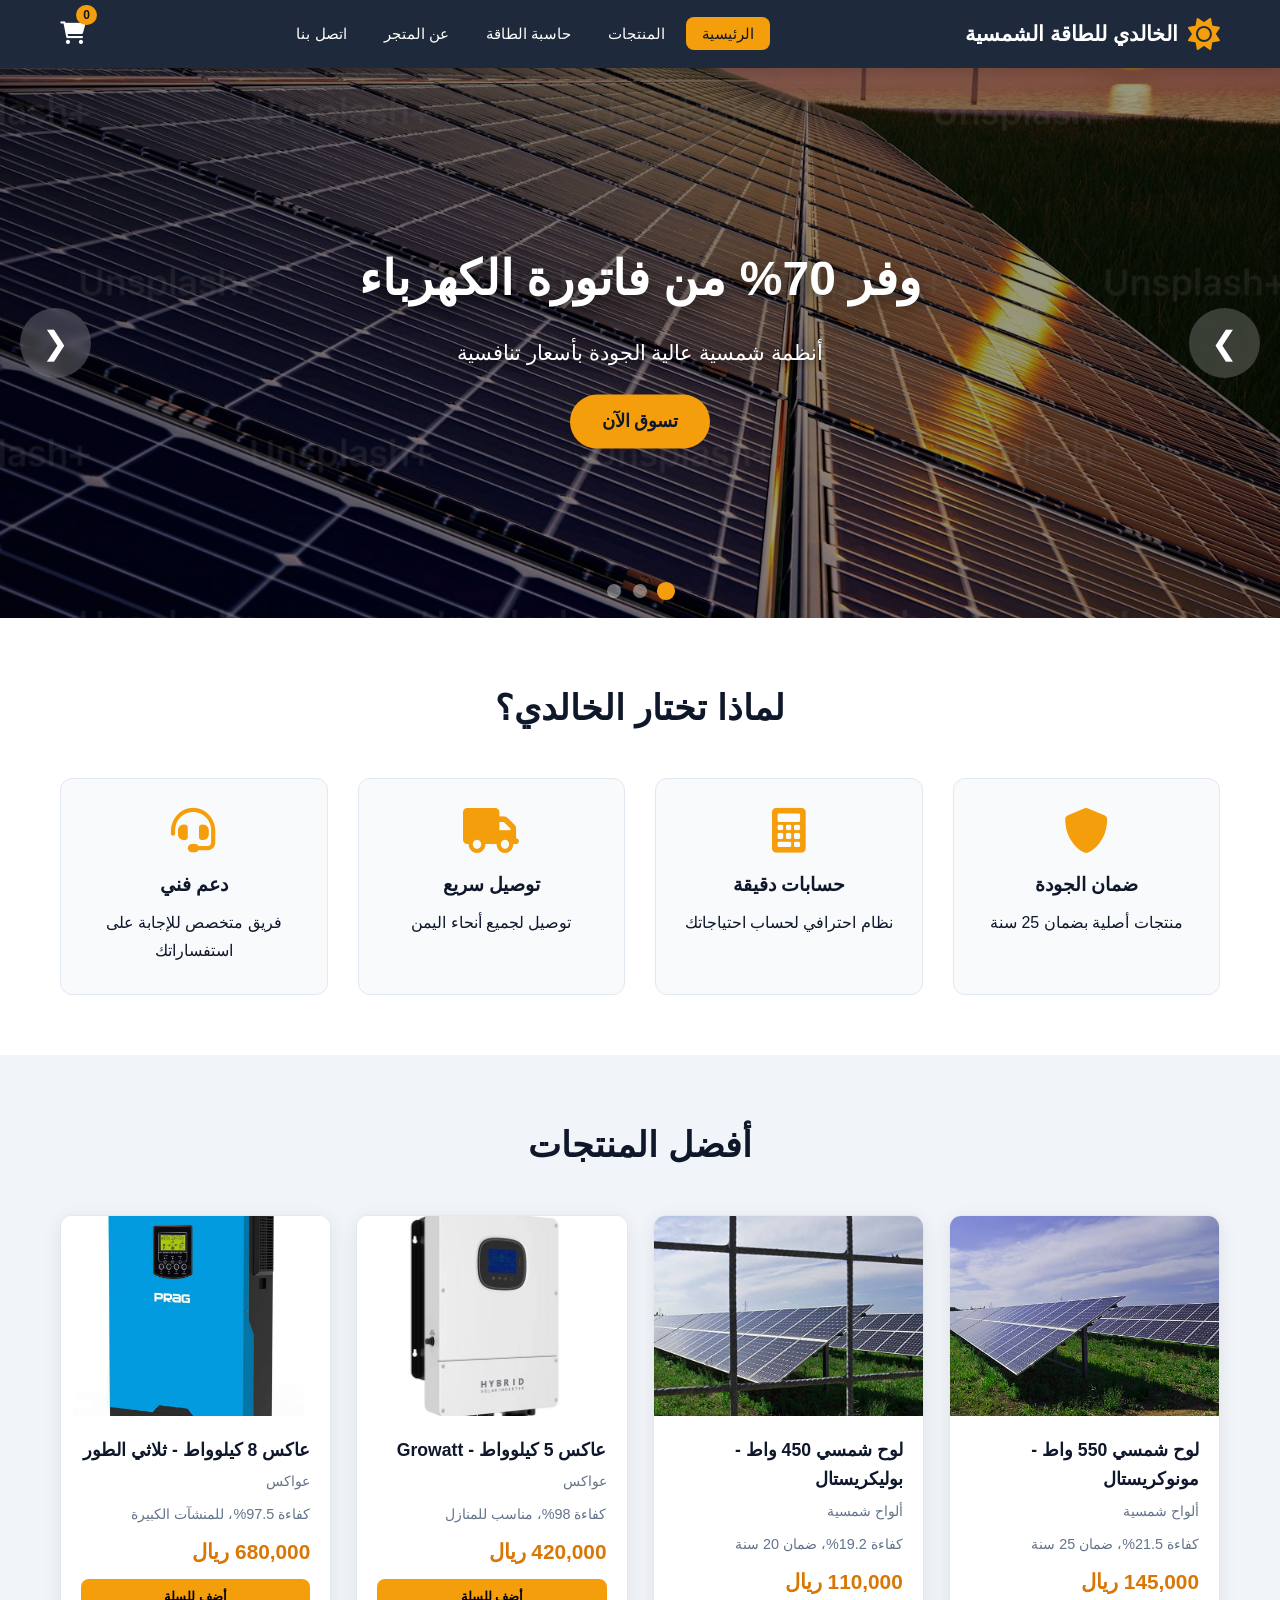
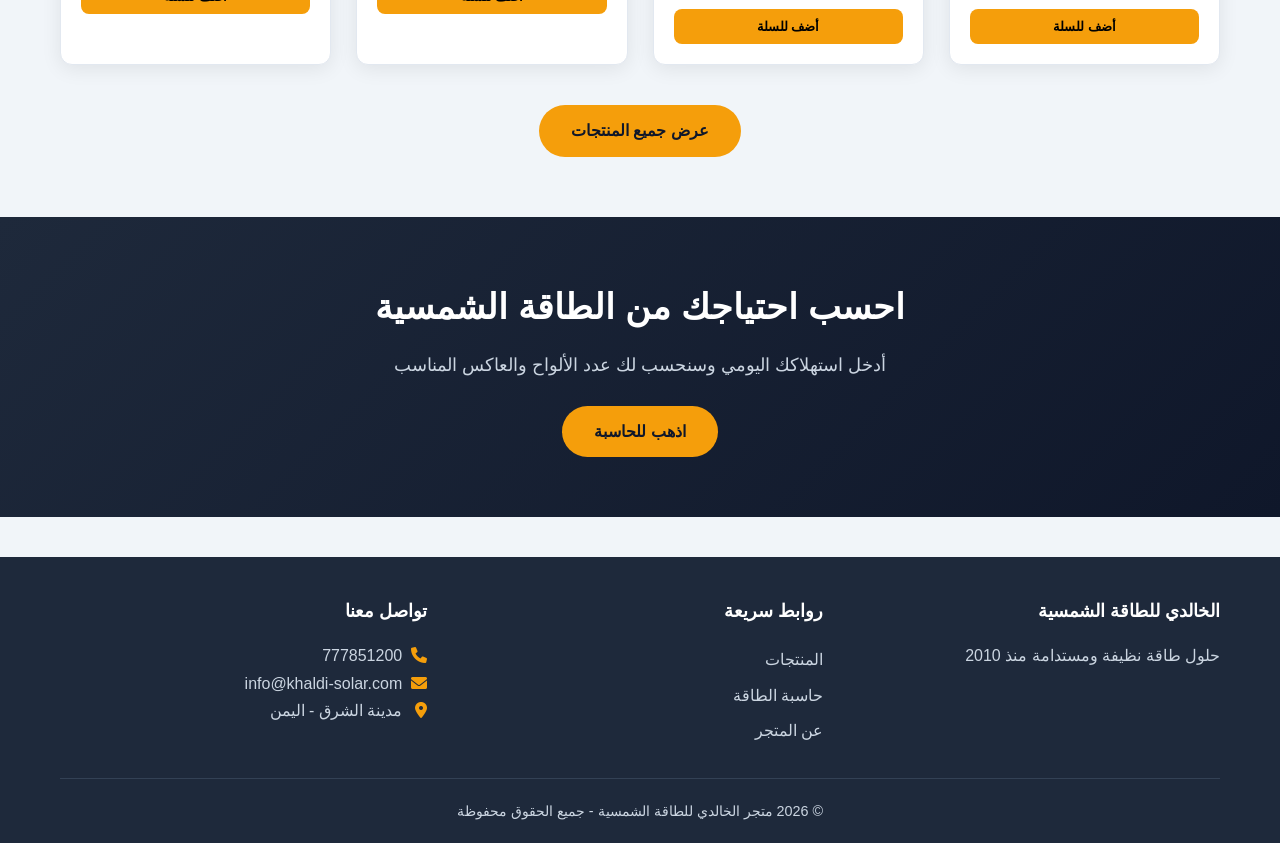
<file: index.html>
<!DOCTYPE html>
<html lang="ar" dir="rtl">
<head>
    <meta charset="UTF-8" />
    <meta name="viewport" content="width=device-width, initial-scale=1.0"/>
    <title>الخالدي للطاقة الشمسية - حلول طاقة نظيفة</title>
    <link rel="stylesheet" href="css/style.css" />
    <link rel="stylesheet" href="https://cdnjs.cloudflare.com/ajax/libs/font-awesome/6.0.0-beta3/css/all.min.css" />
    <meta name="description" content="متجر الخالدي للطاقة الشمسية - أفضل حلول الطاقة الشمسية في اليمن" />
</head>
<body>

    <!-- ===== رأس الموقع ===== -->
    <header>
        <div class="container">
            <div class="logo">
                <i class="fas fa-sun"></i>
                <h1>الخالدي للطاقة الشمسية</h1>
            </div>
            <nav>
                <ul>
                    <li><a href="index.html" class="active">الرئيسية</a></li>
                    <li><a href="products.html">المنتجات</a></li>
                    <li><a href="calculator.html">حاسبة الطاقة</a></li>
                    <li><a href="about.html">عن المتجر</a></li>
                    <li><a href="contact.html">اتصل بنا</a></li>
                </ul>
            </nav>
            <div class="cart-icon">
                <i class="fas fa-shopping-cart"></i>
                <span class="cart-count">0</span>
            </div>
        </div>
    </header>

    <!-- ===== شريط الصور الإعلاني (سلايدر) ===== -->
    <section class="slider-section">
        <div class="slider-container">
            <div class="slider-wrapper">
                <!-- الشريحة 1 -->
                <div class="slide active">
                    <img src="images/banner/slide-1.jpg" alt="عرض الطاقة الشمسية" />
                    <div class="slide-content">
                        <h2>وفر 70% من فاتورة الكهرباء</h2>
                        <p>أنظمة شمسية عالية الجودة بأسعار تنافسية</p>
                        <a href="products.html" class="btn-primary">تسوق الآن</a>
                    </div>
                </div>
                <!-- الشريحة 2 -->
                <div class="slide">
                    <img src="images/banner/slide-2.jpg" alt="ألواح شمسية" />
                    <div class="slide-content">
                        <h2>ألواح شمسية بقدرة 550 واط</h2>
                        <p>كفاءة 21.5% - ضمان 25 سنة</p>
                        <a href="products.html" class="btn-primary">اطلب الآن</a>
                    </div>
                </div>
                <!-- الشريحة 3 -->
                <div class="slide">
                    <img src="images/banner/slide-3.jpg" alt="عواكس وبطاريات" />
                    <div class="slide-content">
                        <h2>حلول متكاملة للطاقة</h2>
                        <p>عواكس وبطاريات بجودة عالمية</p>
                        <a href="calculator.html" class="btn-primary">احسب احتياجك</a>
                    </div>
                </div>
            </div>

            <!-- أزرار التنقل -->
            <button class="slider-btn prev" onclick="changeSlide(-1)">&#10094;</button>
            <button class="slider-btn next" onclick="changeSlide(1)">&#10095;</button>

            <!-- نقاط التنقل -->
            <div class="slider-dots">
                <span class="dot active" onclick="goToSlide(0)"></span>
                <span class="dot" onclick="goToSlide(1)"></span>
                <span class="dot" onclick="goToSlide(2)"></span>
            </div>
        </div>
    </section>

    <!-- ===== مميزاتنا ===== -->
    <section class="features">
        <div class="container">
            <h2>لماذا تختار الخالدي؟</h2>
            <div class="features-grid">
                <div class="feature-card">
                    <i class="fas fa-shield-alt"></i>
                    <h3>ضمان الجودة</h3>
                    <p>منتجات أصلية بضمان 25 سنة</p>
                </div>
                <div class="feature-card">
                    <i class="fas fa-calculator"></i>
                    <h3>حسابات دقيقة</h3>
                    <p>نظام احترافي لحساب احتياجاتك</p>
                </div>
                <div class="feature-card">
                    <i class="fas fa-truck"></i>
                    <h3>توصيل سريع</h3>
                    <p>توصيل لجميع أنحاء اليمن</p>
                </div>
                <div class="feature-card">
                    <i class="fas fa-headset"></i>
                    <h3>دعم فني</h3>
                    <p>فريق متخصص للإجابة على استفساراتك</p>
                </div>
            </div>
        </div>
    </section>

    <!-- ===== منتجات مميزة ===== -->
    <section class="featured-products">
        <div class="container">
            <h2>أفضل المنتجات</h2>
            <div class="products-grid" id="featured-grid">
                <!-- يتم تحميلها بواسطة JavaScript -->
            </div>
            <div class="center-btn">
                <a href="products.html" class="btn-primary">عرض جميع المنتجات</a>
            </div>
        </div>
    </section>

    <!-- ===== حاسبة سريعة ===== -->
    <section class="quick-calc">
        <div class="container">
            <h2>احسب احتياجك من الطاقة الشمسية</h2>
            <p>أدخل استهلاكك اليومي وسنحسب لك عدد الألواح والعاكس المناسب</p>
            <a href="calculator.html" class="btn-primary">اذهب للحاسبة</a>
        </div>
    </section>

    <!-- ===== تذييل الصفحة ===== -->
    <footer>
        <div class="container">
            <div class="footer-content">
                <div class="footer-section">
                    <h3>الخالدي للطاقة الشمسية</h3>
                    <p>حلول طاقة نظيفة ومستدامة منذ 2010</p>
                </div>
                <div class="footer-section">
                    <h3>روابط سريعة</h3>
                    <ul>
                        <li><a href="products.html">المنتجات</a></li>
                        <li><a href="calculator.html">حاسبة الطاقة</a></li>
                        <li><a href="about.html">عن المتجر</a></li>
                    </ul>
                </div>
                <div class="footer-section">
                    <h3>تواصل معنا</h3>
                    <p><i class="fas fa-phone"></i> 777851200</p>
                    <p><i class="fas fa-envelope"></i> info@khaldi-solar.com</p>
                    <p><i class="fas fa-map-marker-alt"></i> مدينة الشرق - اليمن</p>
                </div>
            </div>
            <div class="footer-bottom">
                <p>&copy; 2026 متجر الخالدي للطاقة الشمسية - جميع الحقوق محفوظة</p>
            </div>
        </div>
    </footer>

    <script src="js/main.js"></script>
    <script src="js/products.js"></script>
    <script>
        // ===== التحكم بالسلايدر =====
        let currentSlide = 0;
        const slides = document.querySelectorAll('.slide');
        const dots = document.querySelectorAll('.dot');

        function showSlide(index) {
            slides.forEach((slide, i) => {
                slide.classList.remove('active');
                dots[i].classList.remove('active');
            });
            slides[index].classList.add('active');
            dots[index].classList.add('active');
            currentSlide = index;
        }

        function changeSlide(direction) {
            let newIndex = currentSlide + direction;
            if (newIndex < 0) newIndex = slides.length - 1;
            if (newIndex >= slides.length) newIndex = 0;
            showSlide(newIndex);
        }

        function goToSlide(index) {
            showSlide(index);
        }

        // تشغيل تلقائي كل 5 ثواني
        setInterval(() => {
            changeSlide(1);
        }, 5000);

        // دعم اللمس للأجهزة المحمولة
        let touchStartX = 0;
        let touchEndX = 0;
        const sliderContainer = document.querySelector('.slider-container');
        if (sliderContainer) {
            sliderContainer.addEventListener('touchstart', (e) => {
                touchStartX = e.changedTouches[0].screenX;
            });
            sliderContainer.addEventListener('touchend', (e) => {
                touchEndX = e.changedTouches[0].screenX;
                if (touchStartX - touchEndX > 50) changeSlide(1);
                if (touchStartX - touchEndX < -50) changeSlide(-1);
            });
        }
    </script>
</body>
</html>
</file>
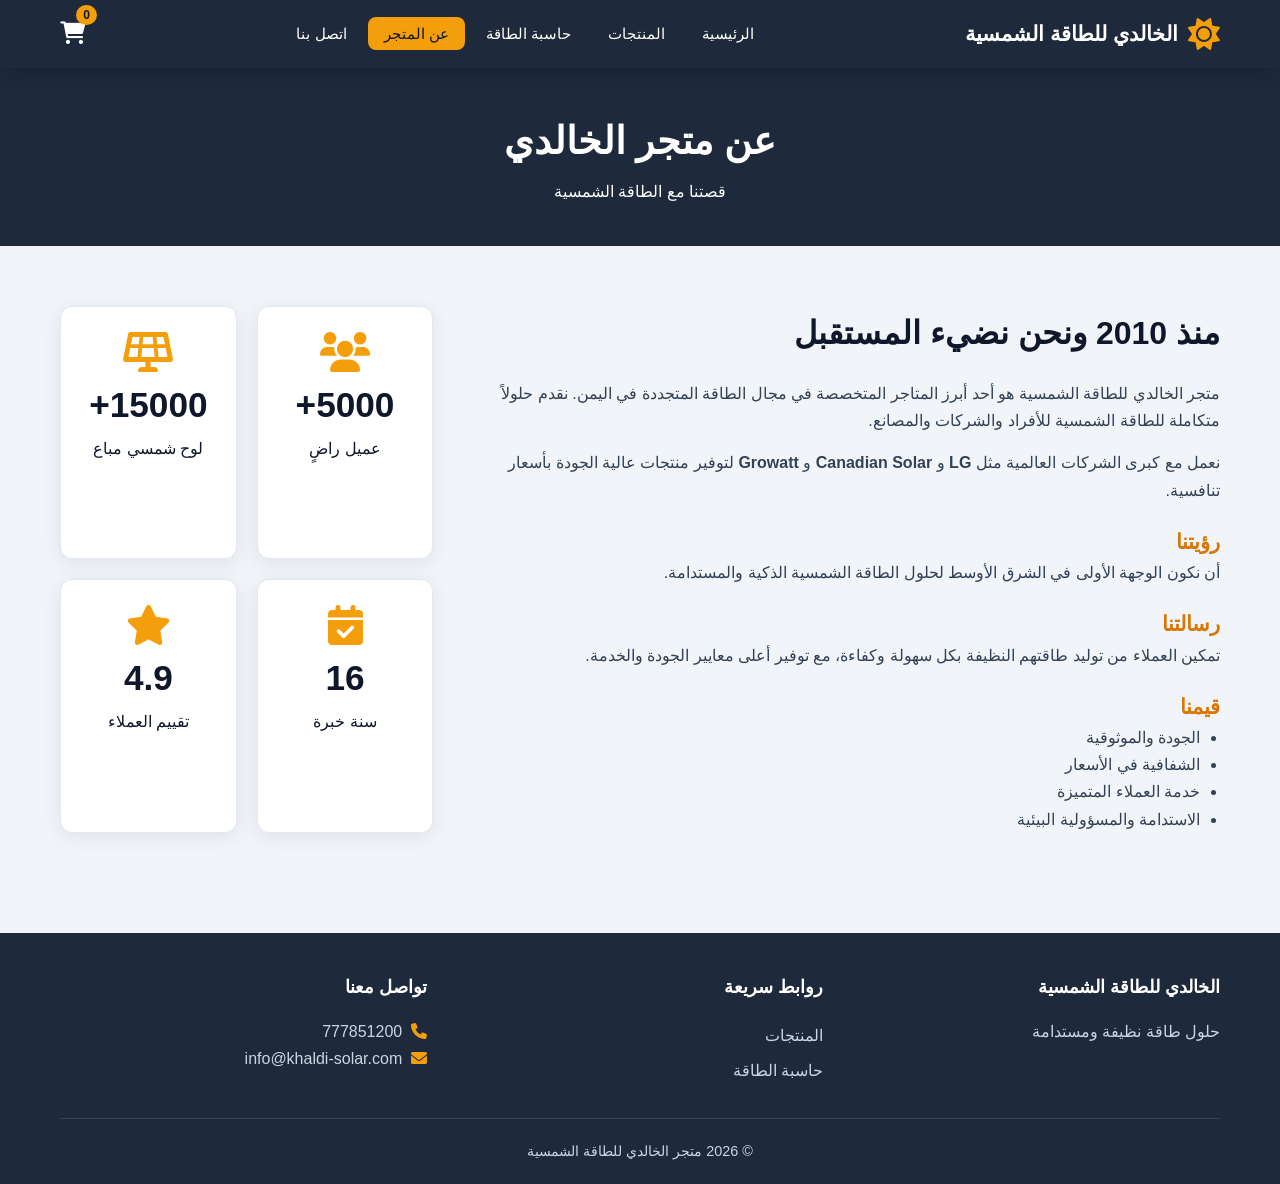
<file: about.html>
<!DOCTYPE html>
<html lang="ar" dir="rtl">
<head>
    <meta charset="UTF-8" />
    <meta name="viewport" content="width=device-width, initial-scale=1.0"/>
    <title>عن المتجر - الخالدي للطاقة الشمسية</title>
    <link rel="stylesheet" href="css/style.css" />
    <link rel="stylesheet" href="https://cdnjs.cloudflare.com/ajax/libs/font-awesome/6.0.0-beta3/css/all.min.css" />
</head>
<body>

    <header>
        <div class="container">
            <div class="logo">
                <i class="fas fa-sun"></i>
                <h1>الخالدي للطاقة الشمسية</h1>
            </div>
            <nav>
                <ul>
                    <li><a href="index.html">الرئيسية</a></li>
                    <li><a href="products.html">المنتجات</a></li>
                    <li><a href="calculator.html">حاسبة الطاقة</a></li>
                    <li><a href="about.html" class="active">عن المتجر</a></li>
                    <li><a href="contact.html">اتصل بنا</a></li>
                </ul>
            </nav>
            <div class="cart-icon">
                <i class="fas fa-shopping-cart"></i>
                <span class="cart-count">0</span>
            </div>
        </div>
    </header>

    <section class="page-header">
        <div class="container">
            <h1>عن متجر الخالدي</h1>
            <p>قصتنا مع الطاقة الشمسية</p>
        </div>
    </section>

    <section class="about-content">
        <div class="container">
            <div class="about-grid">
                <div class="about-text">
                    <h2>منذ 2010 ونحن نضيء المستقبل</h2>
                    <p>متجر الخالدي للطاقة الشمسية هو أحد أبرز المتاجر المتخصصة في مجال الطاقة المتجددة في اليمن. نقدم حلولاً متكاملة للطاقة الشمسية للأفراد والشركات والمصانع.</p>
                    <p>نعمل مع كبرى الشركات العالمية مثل <strong>LG</strong> و <strong>Canadian Solar</strong> و <strong>Growatt</strong> لتوفير منتجات عالية الجودة بأسعار تنافسية.</p>
                    
                    <h3>رؤيتنا</h3>
                    <p>أن نكون الوجهة الأولى في الشرق الأوسط لحلول الطاقة الشمسية الذكية والمستدامة.</p>
                    
                    <h3>رسالتنا</h3>
                    <p>تمكين العملاء من توليد طاقتهم النظيفة بكل سهولة وكفاءة، مع توفير أعلى معايير الجودة والخدمة.</p>
                    
                    <h3>قيمنا</h3>
                    <ul style="list-style: disc; padding-right: 20px; color: #334155;">
                        <li>الجودة والموثوقية</li>
                        <li>الشفافية في الأسعار</li>
                        <li>خدمة العملاء المتميزة</li>
                        <li>الاستدامة والمسؤولية البيئية</li>
                    </ul>
                </div>
                <div class="about-stats">
                    <div class="stat-card">
                        <i class="fas fa-users"></i>
                        <span class="stat-number">5000+</span>
                        <p>عميل راضٍ</p>
                    </div>
                    <div class="stat-card">
                        <i class="fas fa-solar-panel"></i>
                        <span class="stat-number">15000+</span>
                        <p>لوح شمسي مباع</p>
                    </div>
                    <div class="stat-card">
                        <i class="fas fa-calendar-check"></i>
                        <span class="stat-number">16</span>
                        <p>سنة خبرة</p>
                    </div>
                    <div class="stat-card">
                        <i class="fas fa-star"></i>
                        <span class="stat-number">4.9</span>
                        <p>تقييم العملاء</p>
                    </div>
                </div>
            </div>
        </div>
    </section>

    <footer>
        <div class="container">
            <div class="footer-content">
                <div class="footer-section">
                    <h3>الخالدي للطاقة الشمسية</h3>
                    <p>حلول طاقة نظيفة ومستدامة</p>
                </div>
                <div class="footer-section">
                    <h3>روابط سريعة</h3>
                    <ul>
                        <li><a href="products.html">المنتجات</a></li>
                        <li><a href="calculator.html">حاسبة الطاقة</a></li>
                    </ul>
                </div>
                <div class="footer-section">
                    <h3>تواصل معنا</h3>
                    <p><i class="fas fa-phone"></i> 777851200</p>
                    <p><i class="fas fa-envelope"></i> info@khaldi-solar.com</p>
                </div>
            </div>
            <div class="footer-bottom">
                <p>&copy; 2026 متجر الخالدي للطاقة الشمسية</p>
            </div>
        </div>
    </footer>

    <script src="js/main.js"></script>
</body>
</html>
</file>
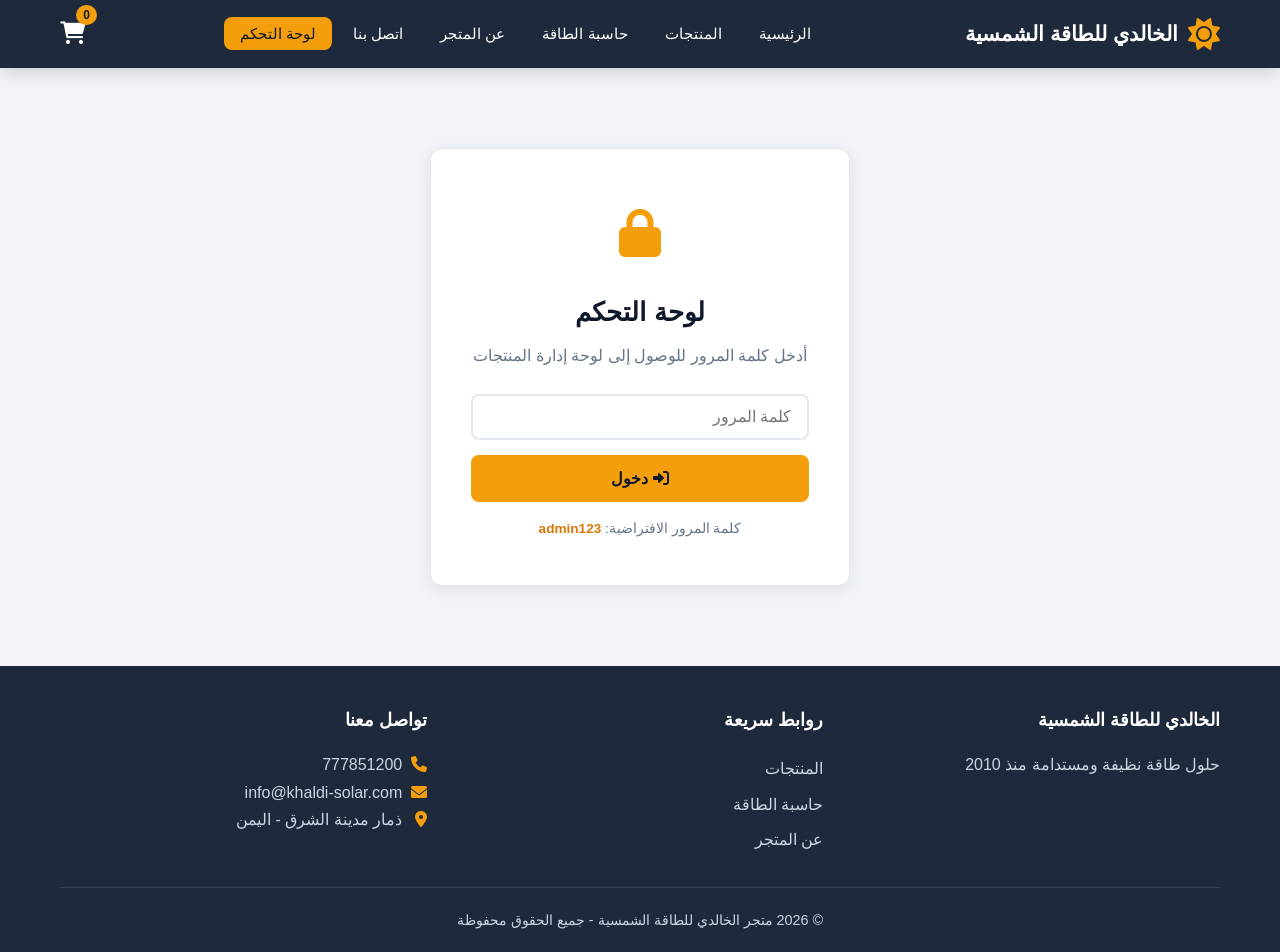
<file: admin.html>
<!DOCTYPE html>
<html lang="ar" dir="rtl">
<head>
    <meta charset="UTF-8" />
    <meta name="viewport" content="width=device-width, initial-scale=1.0"/>
    <title>لوحة تحكم - الخالدي للطاقة الشمسية</title>
    <link rel="stylesheet" href="css/style.css" />
    <link rel="stylesheet" href="https://cdnjs.cloudflare.com/ajax/libs/font-awesome/6.0.0-beta3/css/all.min.css" />
    <style>
        /* ===== أنماط إضافية للوحة التحكم ===== */
        
        /* تنسيق الصفحة */
        .admin-wrapper {
            max-width: 1200px;
            margin: 40px auto;
            padding: 0 20px;
        }

        /* بطاقة لوحة التحكم */
        .admin-card {
            background: white;
            border-radius: var(--radius);
            box-shadow: var(--shadow);
            padding: 35px;
            border: 1px solid #e2e8f0;
        }

        /* رأس لوحة التحكم */
        .admin-header {
            display: flex;
            justify-content: space-between;
            align-items: center;
            border-bottom: 2px solid #f1f5f9;
            padding-bottom: 20px;
            margin-bottom: 30px;
            flex-wrap: wrap;
            gap: 15px;
        }

        .admin-header h1 {
            font-size: 1.8rem;
            color: var(--dark);
            display: flex;
            align-items: center;
            gap: 12px;
        }

        .admin-header h1 i {
            color: var(--primary);
        }

        .admin-header .header-actions {
            display: flex;
            gap: 10px;
            flex-wrap: wrap;
        }

        /* أزرار مخصصة */
        .btn-admin {
            display: inline-flex;
            align-items: center;
            gap: 8px;
            padding: 10px 24px;
            border: none;
            border-radius: 50px;
            font-weight: 700;
            font-size: 0.95rem;
            cursor: pointer;
            transition: var(--transition);
            text-decoration: none;
        }

        .btn-admin-primary {
            background: var(--primary);
            color: var(--dark);
        }

        .btn-admin-primary:hover {
            background: var(--primary-dark);
            transform: translateY(-2px);
            box-shadow: 0 8px 25px rgba(245, 158, 11, 0.3);
        }

        .btn-admin-danger {
            background: #ef4444;
            color: white;
        }

        .btn-admin-danger:hover {
            background: #dc2626;
            transform: translateY(-2px);
            box-shadow: 0 8px 25px rgba(239, 68, 68, 0.3);
        }

        .btn-admin-success {
            background: #22c55e;
            color: white;
        }

        .btn-admin-success:hover {
            background: #16a34a;
            transform: translateY(-2px);
            box-shadow: 0 8px 25px rgba(34, 197, 94, 0.3);
        }

        .btn-admin-secondary {
            background: #64748b;
            color: white;
        }

        .btn-admin-secondary:hover {
            background: #475569;
            transform: translateY(-2px);
        }

        /* نموذج المنتج */
        .product-form {
            background: var(--light);
            padding: 30px;
            border-radius: var(--radius);
            margin-bottom: 30px;
            border: 1px solid #e2e8f0;
            display: none;
        }

        .product-form.show {
            display: block;
            animation: fadeIn 0.3s ease;
        }

        @keyframes fadeIn {
            from { opacity: 0; transform: translateY(-10px); }
            to { opacity: 1; transform: translateY(0); }
        }

        .product-form h3 {
            font-size: 1.4rem;
            margin-bottom: 20px;
            color: var(--dark);
            display: flex;
            align-items: center;
            gap: 10px;
        }

        .product-form h3 i {
            color: var(--primary);
        }

        .form-row {
            display: grid;
            grid-template-columns: 1fr 1fr;
            gap: 20px;
        }

        .form-group {
            margin-bottom: 18px;
        }

        .form-group label {
            display: block;
            font-weight: 600;
            margin-bottom: 6px;
            font-size: 0.95rem;
            color: var(--dark);
        }

        .form-group input,
        .form-group select,
        .form-group textarea {
            width: 100%;
            padding: 12px 16px;
            border: 2px solid #e2e8f0;
            border-radius: 8px;
            font-size: 1rem;
            transition: var(--transition);
            font-family: inherit;
            background: white;
        }

        .form-group input:focus,
        .form-group select:focus,
        .form-group textarea:focus {
            border-color: var(--primary);
            outline: none;
            box-shadow: 0 0 0 3px rgba(245, 158, 11, 0.1);
        }

        .form-group textarea {
            resize: vertical;
            min-height: 60px;
        }

        .form-actions {
            display: flex;
            gap: 10px;
            margin-top: 20px;
            flex-wrap: wrap;
        }

        /* جدول المنتجات */
        .table-responsive {
            overflow-x: auto;
            margin-top: 20px;
        }

        .products-table {
            width: 100%;
            border-collapse: collapse;
            font-size: 0.95rem;
        }

        .products-table thead {
            background: var(--secondary);
            color: white;
        }

        .products-table th {
            padding: 14px 16px;
            text-align: right;
            font-weight: 600;
            white-space: nowrap;
        }

        .products-table td {
            padding: 14px 16px;
            border-bottom: 1px solid #e2e8f0;
            vertical-align: middle;
        }

        .products-table tbody tr:hover {
            background: #f8fafc;
        }

        .products-table tbody tr:last-child td {
            border-bottom: none;
        }

        /* صورة المنتج في الجدول */
        .product-img {
            width: 50px;
            height: 50px;
            object-fit: cover;
            border-radius: 8px;
            background: #f1f5f9;
        }

        .product-img-placeholder {
            width: 50px;
            height: 50px;
            display: flex;
            align-items: center;
            justify-content: center;
            background: #f1f5f9;
            border-radius: 8px;
            color: #94a3b8;
            font-size: 1.5rem;
        }

        /* حالة المنتج */
        .status-badge {
            display: inline-block;
            padding: 4px 14px;
            border-radius: 50px;
            font-size: 0.8rem;
            font-weight: 600;
        }

        .status-active {
            background: #dcfce7;
            color: #16a34a;
        }

        .status-inactive {
            background: #fee2e2;
            color: #dc2626;
        }

        /* أزرار الإجراءات */
        .action-btn {
            border: none;
            padding: 6px 14px;
            border-radius: 6px;
            font-weight: 600;
            font-size: 0.85rem;
            cursor: pointer;
            transition: var(--transition);
            display: inline-flex;
            align-items: center;
            gap: 5px;
            margin: 2px;
        }

        .action-btn-edit {
            background: var(--primary);
            color: var(--dark);
        }

        .action-btn-edit:hover {
            background: var(--primary-dark);
        }

        .action-btn-delete {
            background: #ef4444;
            color: white;
        }

        .action-btn-delete:hover {
            background: #dc2626;
        }

        /* شاشة تسجيل الدخول */
        .login-screen {
            max-width: 420px;
            margin: 80px auto;
            padding: 45px 40px;
            background: white;
            border-radius: var(--radius);
            box-shadow: var(--shadow);
            text-align: center;
            border: 1px solid #e2e8f0;
        }

        .login-screen .login-icon {
            font-size: 3rem;
            color: var(--primary);
            margin-bottom: 15px;
        }

        .login-screen h2 {
            font-size: 1.6rem;
            margin-bottom: 8px;
            color: var(--dark);
        }

        .login-screen p {
            color: var(--gray);
            margin-bottom: 25px;
        }

        .login-screen input {
            width: 100%;
            padding: 12px 16px;
            border: 2px solid #e2e8f0;
            border-radius: 8px;
            font-size: 1rem;
            margin-bottom: 15px;
            transition: var(--transition);
        }

        .login-screen input:focus {
            border-color: var(--primary);
            outline: none;
            box-shadow: 0 0 0 3px rgba(245, 158, 11, 0.1);
        }

        .login-screen .btn-login {
            width: 100%;
            background: var(--primary);
            color: var(--dark);
            border: none;
            padding: 14px;
            border-radius: 8px;
            font-weight: 700;
            font-size: 1rem;
            cursor: pointer;
            transition: var(--transition);
        }

        .login-screen .btn-login:hover {
            background: var(--primary-dark);
            transform: translateY(-2px);
        }

        .login-screen .default-pass {
            margin-top: 15px;
            font-size: 0.85rem;
            color: var(--gray);
        }

        .login-screen .default-pass strong {
            color: var(--primary-dark);
        }

        /* عدد المنتجات */
        .stats-row {
            display: grid;
            grid-template-columns: repeat(auto-fit, minmax(150px, 1fr));
            gap: 15px;
            margin-bottom: 25px;
        }

        .stat-box {
            background: var(--light);
            padding: 18px 20px;
            border-radius: var(--radius);
            text-align: center;
            border: 1px solid #e2e8f0;
        }

        .stat-box .stat-number {
            font-size: 1.8rem;
            font-weight: 800;
            color: var(--dark);
        }

        .stat-box .stat-label {
            font-size: 0.85rem;
            color: var(--gray);
            margin-top: 2px;
        }

        .stat-box .stat-icon {
            font-size: 1.5rem;
            color: var(--primary);
            display: block;
            margin-bottom: 5px;
        }

        /* رسالة فارغة */
        .empty-state {
            text-align: center;
            padding: 60px 20px;
            color: var(--gray);
        }

        .empty-state i {
            font-size: 4rem;
            color: #e2e8f0;
            margin-bottom: 15px;
        }

        .empty-state h3 {
            font-size: 1.3rem;
            color: var(--dark);
            margin-bottom: 8px;
        }

        /* استجابة */
        @media (max-width: 992px) {
            .admin-wrapper {
                margin: 20px auto;
            }
            .admin-card {
                padding: 20px;
            }
        }

        @media (max-width: 768px) {
            .admin-header {
                flex-direction: column;
                align-items: stretch;
                text-align: center;
            }
            .admin-header .header-actions {
                justify-content: center;
            }
            .form-row {
                grid-template-columns: 1fr;
            }
            .products-table {
                font-size: 0.8rem;
            }
            .products-table th,
            .products-table td {
                padding: 10px 12px;
            }
            .login-screen {
                margin: 40px 20px;
                padding: 30px 20px;
            }
            .admin-card {
                padding: 15px;
            }
            .stats-row {
                grid-template-columns: 1fr 1fr;
            }
        }

        @media (max-width: 480px) {
            .stats-row {
                grid-template-columns: 1fr;
            }
            .admin-header h1 {
                font-size: 1.4rem;
            }
            .btn-admin {
                padding: 8px 16px;
                font-size: 0.85rem;
            }
            .product-form {
                padding: 18px;
            }
        }
    </style>
</head>
<body>

    <!-- ===== رأس الموقع (مطابق للتصميم الرئيسي) ===== -->
    <header>
        <div class="container">
            <div class="logo">
                <i class="fas fa-sun"></i>
                <h1>الخالدي للطاقة الشمسية</h1>
            </div>
            <nav>
                <ul>
                    <li><a href="index.html">الرئيسية</a></li>
                    <li><a href="products.html">المنتجات</a></li>
                    <li><a href="calculator.html">حاسبة الطاقة</a></li>
                    <li><a href="about.html">عن المتجر</a></li>
                    <li><a href="contact.html">اتصل بنا</a></li>
                    <li><a href="admin.html" class="active">لوحة التحكم</a></li>
                </ul>
            </nav>
            <div class="cart-icon">
                <i class="fas fa-shopping-cart"></i>
                <span class="cart-count">0</span>
            </div>
        </div>
    </header>

    <!-- ===== المحتوى الرئيسي ===== -->
    <div class="admin-wrapper">

        <!-- شاشة تسجيل الدخول -->
        <div id="login-screen" class="login-screen">
            <div class="login-icon"><i class="fas fa-lock"></i></div>
            <h2>لوحة التحكم</h2>
            <p>أدخل كلمة المرور للوصول إلى لوحة إدارة المنتجات</p>
            <input type="password" id="admin-password" placeholder="كلمة المرور" />
            <button class="btn-login" onclick="login()">
                <i class="fas fa-sign-in-alt"></i> دخول
            </button>
            <div class="default-pass">
                كلمة المرور الافتراضية: <strong>admin123</strong>
            </div>
        </div>

        <!-- لوحة التحكم -->
        <div id="dashboard" style="display: none;">
            <div class="admin-card">

                <!-- رأس لوحة التحكم -->
                <div class="admin-header">
                    <h1>
                        <i class="fas fa-tachometer-alt"></i>
                        إدارة المنتجات
                    </h1>
                    <div class="header-actions">
                        <button class="btn-admin btn-admin-primary" onclick="showAddForm()">
                            <i class="fas fa-plus"></i> إضافة منتج
                        </button>
                        <button class="btn-admin btn-admin-danger" onclick="logout()">
                            <i class="fas fa-sign-out-alt"></i> خروج
                        </button>
                    </div>
                </div>

                <!-- إحصائيات -->
                <div class="stats-row" id="stats-row">
                    <div class="stat-box">
                        <span class="stat-icon"><i class="fas fa-boxes"></i></span>
                        <div class="stat-number" id="total-products">0</div>
                        <div class="stat-label">إجمالي المنتجات</div>
                    </div>
                    <div class="stat-box">
                        <span class="stat-icon"><i class="fas fa-check-circle" style="color: #22c55e;"></i></span>
                        <div class="stat-number" id="active-products">0</div>
                        <div class="stat-label">منتجات متوفرة</div>
                    </div>
                    <div class="stat-box">
                        <span class="stat-icon"><i class="fas fa-times-circle" style="color: #ef4444;"></i></span>
                        <div class="stat-number" id="inactive-products">0</div>
                        <div class="stat-label">منتجات غير متوفرة</div>
                    </div>
                </div>

                <!-- نموذج إضافة/تعديل -->
                <div class="product-form" id="product-form">
                    <h3 id="form-title"><i class="fas fa-plus-circle"></i> إضافة منتج جديد</h3>
                    
                    <div class="form-row">
                        <div class="form-group">
                            <label>اسم المنتج</label>
                            <input type="text" id="product-name" placeholder="مثال: لوح شمسي 550 واط" />
                        </div>
                        <div class="form-group">
                            <label>التصنيف</label>
                            <select id="product-category">
                                <option value="panels">ألواح شمسية</option>
                                <option value="inverters">عواكس</option>
                                <option value="batteries">بطاريات</option>
                                <option value="accessories">مستلزمات</option>
                            </select>
                        </div>
                    </div>

                    <div class="form-row">
                        <div class="form-group">
                            <label>السعر (ريال يمني)</label>
                            <input type="number" id="product-price" placeholder="مثال: 145000" />
                        </div>
                        <div class="form-group">
                            <label>حالة المنتج</label>
                            <select id="product-status">
                                <option value="active">متوفر</option>
                                <option value="inactive">غير متوفر</option>
                            </select>
                        </div>
                    </div>

                    <div class="form-group">
                        <label>المواصفات</label>
                        <textarea id="product-specs" rows="2" placeholder="مثال: كفاءة 21.5%، ضمان 25 سنة"></textarea>
                    </div>

                    <div class="form-group">
                        <label>رابط الصورة (اختياري)</label>
                        <input type="text" id="product-image" placeholder="https://example.com/image.jpg" />
                    </div>

                    <div class="form-actions">
                        <button class="btn-admin btn-admin-success" onclick="saveProduct()">
                            <i class="fas fa-save"></i> حفظ
                        </button>
                        <button class="btn-admin btn-admin-secondary" onclick="cancelForm()">
                            <i class="fas fa-times"></i> إلغاء
                        </button>
                    </div>

                    <input type="hidden" id="edit-id" value="" />
                </div>

                <!-- جدول المنتجات -->
                <div class="table-responsive">
                    <table class="products-table" id="products-table">
                        <thead>
                            <tr>
                                <th style="width: 50px;">#</th>
                                <th style="width: 70px;">الصورة</th>
                                <th>الاسم</th>
                                <th>التصنيف</th>
                                <th>السعر</th>
                                <th>الحالة</th>
                                <th style="width: 150px;">الإجراءات</th>
                            </tr>
                        </thead>
                        <tbody id="products-tbody">
                            <!-- يتم تحميلها بواسطة JavaScript -->
                        </tbody>
                    </table>
                </div>

                <!-- رسالة فارغة -->
                <div id="empty-state" class="empty-state" style="display: none;">
                    <i class="fas fa-box-open"></i>
                    <h3>لا توجد منتجات</h3>
                    <p>قم بإضافة منتج جديد بالضغط على زر "إضافة منتج"</p>
                </div>

            </div>
        </div>

    </div>

    <!-- ===== تذييل الصفحة (مطابق للتصميم الرئيسي) ===== -->
    <footer>
        <div class="container">
            <div class="footer-content">
                <div class="footer-section">
                    <h3>الخالدي للطاقة الشمسية</h3>
                    <p>حلول طاقة نظيفة ومستدامة منذ 2010</p>
                </div>
                <div class="footer-section">
                    <h3>روابط سريعة</h3>
                    <ul>
                        <li><a href="products.html">المنتجات</a></li>
                        <li><a href="calculator.html">حاسبة الطاقة</a></li>
                        <li><a href="about.html">عن المتجر</a></li>
                    </ul>
                </div>
                <div class="footer-section">
                    <h3>تواصل معنا</h3>
                    <p><i class="fas fa-phone"></i> 777851200</p>
                    <p><i class="fas fa-envelope"></i> info@khaldi-solar.com</p>
                    <p><i class="fas fa-map-marker-alt"></i> ذمار مدينة الشرق - اليمن</p>
                </div>
            </div>
            <div class="footer-bottom">
                <p>&copy; 2026 متجر الخالدي للطاقة الشمسية - جميع الحقوق محفوظة</p>
            </div>
        </div>
    </footer>

    <script src="js/admin.js"></script>
</body>
</html>
</file>
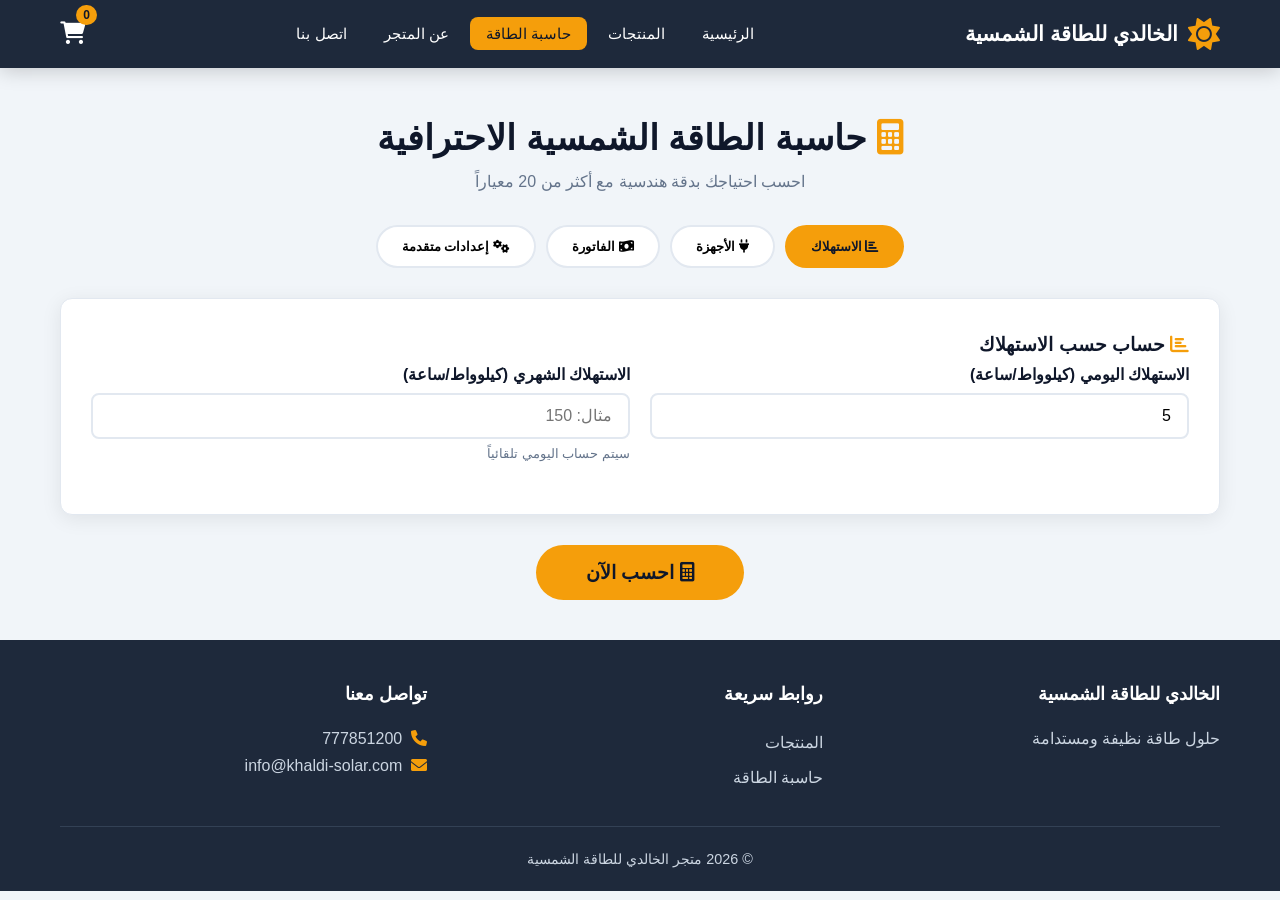
<file: calculator.html>
<!DOCTYPE html>
<html lang="ar" dir="rtl">
<head>
    <meta charset="UTF-8" />
    <meta name="viewport" content="width=device-width, initial-scale=1.0"/>
    <title>حاسبة الطاقة الشمسية الاحترافية - الخالدي</title>
    <link rel="stylesheet" href="css/style.css" />
    <link rel="stylesheet" href="https://cdnjs.cloudflare.com/ajax/libs/font-awesome/6.0.0-beta3/css/all.min.css" />
    <style>
        .calc-container {
            max-width: 1200px;
            margin: 40px auto;
            padding: 0 20px;
        }
        .calc-header {
            text-align: center;
            margin-bottom: 30px;
        }
        .calc-header h1 {
            font-size: 2.2rem;
            color: var(--dark);
        }
        .calc-header p {
            color: var(--gray);
        }
        .calc-tabs {
            display: flex;
            gap: 10px;
            flex-wrap: wrap;
            margin-bottom: 30px;
            justify-content: center;
        }
        .calc-tab {
            padding: 12px 24px;
            border-radius: 50px;
            border: 2px solid #e2e8f0;
            background: white;
            cursor: pointer;
            font-weight: 600;
            transition: 0.3s;
            text-align: center;
            min-width: 100px;
        }
        .calc-tab:hover { border-color: var(--primary); }
        .calc-tab.active {
            background: var(--primary);
            border-color: var(--primary);
            color: var(--dark);
        }
        .tab-content {
            display: none;
            background: white;
            padding: 30px;
            border-radius: 12px;
            box-shadow: var(--shadow);
            border: 1px solid #e2e8f0;
        }
        .tab-content.active { display: block; }
        .form-grid {
            display: grid;
            grid-template-columns: 1fr 1fr;
            gap: 20px;
        }
        .form-grid .full-width { grid-column: 1 / -1; }
        .device-item {
            display: flex;
            gap: 10px;
            align-items: center;
            background: #f8fafc;
            padding: 10px 15px;
            border-radius: 8px;
            margin-bottom: 8px;
            flex-wrap: wrap;
        }
        .device-item input {
            width: 70px;
            padding: 6px 10px;
            border: 2px solid #e2e8f0;
            border-radius: 6px;
        }
        .device-item select {
            padding: 6px 10px;
            border: 2px solid #e2e8f0;
            border-radius: 6px;
            background: white;
            flex: 1;
            min-width: 120px;
        }
        .device-item .device-name { flex: 1; min-width: 80px; }
        .btn-remove-device {
            background: #ef4444;
            color: white;
            border: none;
            padding: 4px 12px;
            border-radius: 6px;
            cursor: pointer;
        }
        .btn-add-device {
            background: var(--primary);
            border: none;
            padding: 8px 20px;
            border-radius: 6px;
            font-weight: 600;
            cursor: pointer;
            margin-top: 10px;
            color: var(--dark);
        }
        .btn-add-device:hover { background: var(--primary-dark); }
        .results-grid {
            display: grid;
            grid-template-columns: repeat(auto-fit, minmax(200px, 1fr));
            gap: 15px;
            margin-top: 20px;
        }
        .result-box {
            background: #f8fafc;
            padding: 15px 20px;
            border-radius: 8px;
            text-align: center;
            border: 1px solid #e2e8f0;
        }
        .result-box .value {
            font-size: 1.8rem;
            font-weight: 800;
            color: var(--primary-dark);
        }
        .result-box .label {
            font-size: 0.85rem;
            color: var(--gray);
            margin-top: 4px;
        }
        .result-box .icon {
            font-size: 1.5rem;
            color: var(--primary);
            display: block;
            margin-bottom: 5px;
        }
        .result-details {
            margin-top: 25px;
            padding: 20px;
            background: #f8fafc;
            border-radius: 8px;
            border: 1px solid #e2e8f0;
        }
        .result-details h3 { margin-bottom: 12px; color: var(--dark); }
        .result-details ul { list-style: disc; padding-right: 20px; line-height: 2; }
        .result-details ul li strong { color: var(--primary-dark); }
        .roi-box {
            background: linear-gradient(135deg, #22c55e, #16a34a);
            color: white;
            padding: 20px 25px;
            border-radius: 8px;
            margin-top: 15px;
        }
        .roi-box h4 { font-size: 1.1rem; margin-bottom: 8px; }
        .roi-box .roi-value { font-size: 2rem; font-weight: 800; }
        .roi-box .roi-details { font-size: 1rem; opacity: 0.9; }
        .warning-box {
            background: #fee2e2;
            color: #dc2626;
            padding: 10px 15px;
            border-radius: 6px;
            margin: 10px 0;
            border-right: 3px solid #dc2626;
        }
        .btn-download {
            display: inline-flex;
            align-items: center;
            gap: 8px;
            padding: 10px 24px;
            border: none;
            border-radius: 50px;
            font-weight: 700;
            cursor: pointer;
            transition: 0.3s;
            font-size: 0.95rem;
            margin: 5px;
        }
        .btn-download-pdf {
            background: #ef4444;
            color: white;
        }
        .btn-download-pdf:hover {
            background: #dc2626;
            transform: translateY(-2px);
        }
        .btn-download-html {
            background: #3b82f6;
            color: white;
        }
        .btn-download-html:hover {
            background: #2563eb;
            transform: translateY(-2px);
        }
        .calc-btn-container {
            text-align: center;
            margin: 30px 0;
        }
        .calc-btn-container .btn-primary {
            font-size: 1.2rem;
            padding: 16px 50px;
        }
        @media (max-width: 768px) {
            .form-grid { grid-template-columns: 1fr; }
            .calc-tab { min-width: 70px; padding: 8px 14px; font-size: 0.85rem; }
            .results-grid { grid-template-columns: 1fr 1fr; }
            .device-item input { width: 50px; }
        }
        @media (max-width: 480px) {
            .results-grid { grid-template-columns: 1fr; }
            .device-item { flex-direction: column; align-items: stretch; }
            .device-item input { width: 100%; }
        }
    </style>
</head>
<body>

    <header>
        <div class="container">
            <div class="logo">
                <i class="fas fa-sun"></i>
                <h1>الخالدي للطاقة الشمسية</h1>
            </div>
            <nav>
                <ul>
                    <li><a href="index.html">الرئيسية</a></li>
                    <li><a href="products.html">المنتجات</a></li>
                    <li><a href="calculator.html" class="active">حاسبة الطاقة</a></li>
                    <li><a href="about.html">عن المتجر</a></li>
                    <li><a href="contact.html">اتصل بنا</a></li>
                </ul>
            </nav>
            <div class="cart-icon">
                <i class="fas fa-shopping-cart"></i>
                <span class="cart-count">0</span>
            </div>
        </div>
    </header>

    <!-- ===== الحاسبة ===== -->
    <div class="calc-container">

        <div class="calc-header">
            <h1><i class="fas fa-calculator" style="color: var(--primary);"></i> حاسبة الطاقة الشمسية الاحترافية</h1>
            <p>احسب احتياجك بدقة هندسية مع أكثر من 20 معياراً</p>
        </div>

        <!-- ===== التبويبات ===== -->
        <div class="calc-tabs">
            <button class="calc-tab active" data-tab="tab-consumption">
                <i class="fas fa-chart-bar"></i> الاستهلاك
            </button>
            <button class="calc-tab" data-tab="tab-devices">
                <i class="fas fa-plug"></i> الأجهزة
            </button>
            <button class="calc-tab" data-tab="tab-bill">
                <i class="fas fa-money-bill-wave"></i> الفاتورة
            </button>
            <button class="calc-tab" data-tab="tab-advanced">
                <i class="fas fa-cogs"></i> إعدادات متقدمة
            </button>
        </div>

        <!-- ===== تبويب الاستهلاك ===== -->
        <div class="tab-content active" id="tab-consumption">
            <h3><i class="fas fa-chart-bar" style="color: var(--primary);"></i> حساب حسب الاستهلاك</h3>
            <div class="form-grid">
                <div class="form-group">
                    <label>الاستهلاك اليومي (كيلوواط/ساعة)</label>
                    <input type="number" id="daily-consumption" placeholder="مثال: 5" value="5" />
                </div>
                <div class="form-group">
                    <label>الاستهلاك الشهري (كيلوواط/ساعة)</label>
                    <input type="number" id="monthly-consumption" placeholder="مثال: 150" />
                    <small style="color: #64748b;">سيتم حساب اليومي تلقائياً</small>
                </div>
            </div>
        </div>

        <!-- ===== تبويب الأجهزة ===== -->
        <div class="tab-content" id="tab-devices">
            <h3><i class="fas fa-plug" style="color: var(--primary);"></i> حساب حسب الأجهزة</h3>
            <div id="devices-container"></div>
            <button class="btn-add-device" onclick="addDevice()">
                <i class="fas fa-plus"></i> إضافة جهاز
            </button>
            <button class="btn-add-device" onclick="addPresetDevices()" style="background: #22c55e; color: white;">
                <i class="fas fa-list"></i> أجهزة افتراضية
            </button>
        </div>

        <!-- ===== تبويب الفاتورة ===== -->
        <div class="tab-content" id="tab-bill">
            <h3><i class="fas fa-money-bill-wave" style="color: var(--primary);"></i> حساب حسب قيمة الفاتورة</h3>
            <div class="form-grid">
                <div class="form-group">
                    <label>قيمة الفاتورة الشهرية (ريال يمني)</label>
                    <input type="number" id="bill-amount" placeholder="مثال: 50000" value="50000" />
                </div>
                <div class="form-group">
                    <label>سعر الكيلوواط/ساعة (ريال يمني)</label>
                    <input type="number" id="kwh-price" placeholder="مثال: 150" value="150" />
                    <small style="color: #64748b;">متوسط سعر الكهرباء في اليمن</small>
                </div>
            </div>
        </div>

        <!-- ===== تبويب الإعدادات المتقدمة ===== -->
        <div class="tab-content" id="tab-advanced">
            <h3><i class="fas fa-cogs" style="color: var(--primary);"></i> الإعدادات المتقدمة</h3>
            <div class="form-grid">
                <div class="form-group">
                    <label>المدينة</label>
                    <select id="city">
                        <option value="صنعاء">صنعاء</option>
                        <option value="عدن">عدن</option>
                        <option value="تعز">تعز</option>
                        <option value="حضرموت">حضرموت</option>
                        <option value="إب">إب</option>
                        <option value="مأرب">مأرب</option>
                        <option value="الحديدة">الحديدة</option>
                        <option value="المكلا">المكلا</option>
                        <option value="ذمار">ذمار</option>
                        <option value="صعدة">صعدة</option>
                    </select>
                </div>
                <div class="form-group">
                    <label>نوع اللوح</label>
                    <select id="panel-brand">
                        <option value="Jinko Tiger Neo 570W">Jinko Tiger Neo 570W</option>
                        <option value="Longi Hi-MO 6 580W">Longi Hi-MO 6 580W</option>
                        <option value="Trina Vertex S 570W">Trina Vertex S 570W</option>
                        <option value="JA Solar Deep Blue 575W">JA Solar Deep Blue 575W</option>
                        <option value="Canadian Solar HiKu 580W">Canadian Solar HiKu 580W</option>
                    </select>
                </div>
                <div class="form-group">
                    <label>نوع الإنفرتر</label>
                    <select id="inverter-brand">
                        <option value="Deye 8kW">Deye 8kW</option>
                        <option value="Deye 10kW">Deye 10kW</option>
                        <option value="Growatt SPF 5000">Growatt SPF 5000</option>
                        <option value="Growatt SPF 8000">Growatt SPF 8000</option>
                        <option value="SRNE 10kW">SRNE 10kW</option>
                    </select>
                </div>
                <div class="form-group">
                    <label>نوع البطارية</label>
                    <select id="battery-brand">
                        <option value="Dyness B3 5.12kWh">Dyness B3 5.12kWh</option>
                        <option value="Pylontech US3000C 4.8kWh">Pylontech US3000C 4.8kWh</option>
                        <option value="Huawei LUNA2000 5kWh">Huawei LUNA2000 5kWh</option>
                        <option value="Narada 6kWh">Narada 6kWh</option>
                    </select>
                </div>
                <div class="form-group">
                    <label>اتجاه السطح</label>
                    <select id="direction">
                        <option value="جنوب">جنوب</option>
                        <option value="جنوب شرق">جنوب شرق</option>
                        <option value="جنوب غرب">جنوب غرب</option>
                        <option value="شرق">شرق</option>
                        <option value="غرب">غرب</option>
                        <option value="شمال">شمال</option>
                    </select>
                </div>
                <div class="form-group">
                    <label>الظل</label>
                    <select id="shadow">
                        <option value="لا يوجد">لا يوجد</option>
                        <option value="قليل (أقل من 2 ساعة)">قليل</option>
                        <option value="متوسط (2-4 ساعات)">متوسط</option>
                        <option value="شديد (أكثر من 4 ساعات)">شديد</option>
                    </select>
                </div>
                <div class="form-group">
                    <label>طول السطح (متر)</label>
                    <input type="number" id="roof-length" value="5" min="1" />
                </div>
                <div class="form-group">
                    <label>عرض السطح (متر)</label>
                    <input type="number" id="roof-width" value="4" min="1" />
                </div>
                <div class="form-group">
                    <label>نسبة التوسع المستقبلية (%)</label>
                    <input type="number" id="expansion-percent" value="20" min="0" max="100" />
                </div>
                <div class="form-group">
                    <label>أيام الاحتياط</label>
                    <input type="number" id="battery-days" value="2" min="1" max="7" />
                </div>
            </div>
        </div>

        <!-- ===== زر الحساب ===== -->
        <div class="calc-btn-container">
            <button id="calculate-btn" class="btn-primary">
                <i class="fas fa-calculator"></i> احسب الآن
            </button>
        </div>

        <!-- ===== النتائج ===== -->
        <div id="results-container" style="display: none;">
            <div class="results-grid" id="results-grid"></div>
            
            <div class="result-details" id="result-details">
                <h3>📊 تفاصيل الحساب</h3>
                <div id="details-content"></div>
            </div>
            
            <div class="roi-box" id="roi-box">
                <h4>💰 العائد على الاستثمار (ROI)</h4>
                <div class="roi-value" id="roi-value">--</div>
                <div class="roi-details" id="roi-details"></div>
            </div>
            
            <div style="text-align: center; margin-top: 20px;">
                <button class="btn-download btn-download-pdf" id="download-pdf" style="display: none;">
                    <i class="fas fa-file-pdf"></i> تحميل التقرير (PDF)
                </button>
                <button class="btn-download btn-download-html" id="download-html" style="display: none;">
                    <i class="fas fa-file-code"></i> تحميل التقرير (HTML)
                </button>
            </div>
        </div>

    </div>

    <footer>
        <div class="container">
            <div class="footer-content">
                <div class="footer-section">
                    <h3>الخالدي للطاقة الشمسية</h3>
                    <p>حلول طاقة نظيفة ومستدامة</p>
                </div>
                <div class="footer-section">
                    <h3>روابط سريعة</h3>
                    <ul>
                        <li><a href="products.html">المنتجات</a></li>
                        <li><a href="calculator.html">حاسبة الطاقة</a></li>
                    </ul>
                </div>
                <div class="footer-section">
                    <h3>تواصل معنا</h3>
                    <p><i class="fas fa-phone"></i> 777851200</p>
                    <p><i class="fas fa-envelope"></i> info@khaldi-solar.com</p>
                </div>
            </div>
            <div class="footer-bottom">
                <p>&copy; 2026 متجر الخالدي للطاقة الشمسية</p>
            </div>
        </div>
    </footer>

    <!-- ===== تحميل الملفات ===== -->
    <script src="js/solar-database.js"></script>
    <script src="js/advanced-calculator.js"></script>
    <script src="js/pdf-generator.js"></script>
    <script src="js/calculator.js"></script>
</body>
</html>
</file>
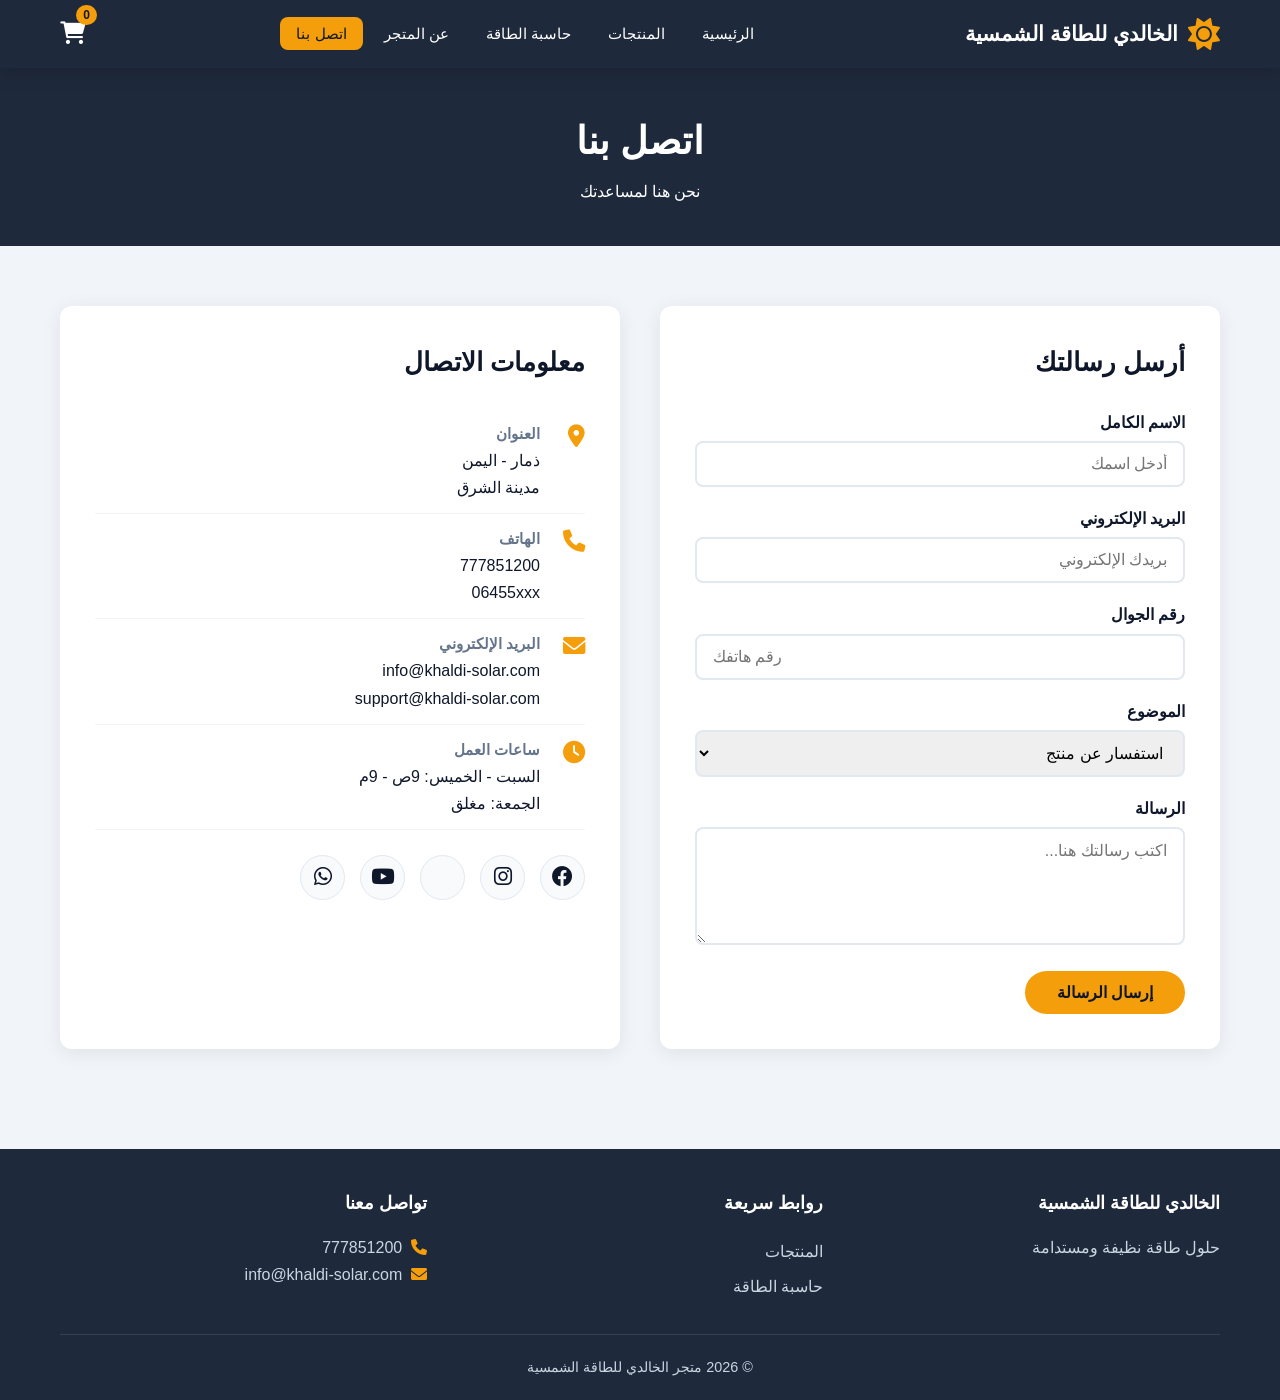
<file: contact.html>
<!DOCTYPE html>
<html lang="ar" dir="rtl">
<head>
    <meta charset="UTF-8" />
    <meta name="viewport" content="width=device-width, initial-scale=1.0"/>
    <title>اتصل بنا - الخالدي للطاقة الشمسية</title>
    <link rel="stylesheet" href="css/style.css" />
    <link rel="stylesheet" href="https://cdnjs.cloudflare.com/ajax/libs/font-awesome/6.0.0-beta3/css/all.min.css" />
</head>
<body>

    <header>
        <div class="container">
            <div class="logo">
                <i class="fas fa-sun"></i>
                <h1>الخالدي للطاقة الشمسية</h1>
            </div>
            <nav>
                <ul>
                    <li><a href="index.html">الرئيسية</a></li>
                    <li><a href="products.html">المنتجات</a></li>
                    <li><a href="calculator.html">حاسبة الطاقة</a></li>
                    <li><a href="about.html">عن المتجر</a></li>
                    <li><a href="contact.html" class="active">اتصل بنا</a></li>
                </ul>
            </nav>
            <div class="cart-icon">
                <i class="fas fa-shopping-cart"></i>
                <span class="cart-count">0</span>
            </div>
        </div>
    </header>

    <section class="page-header">
        <div class="container">
            <h1>اتصل بنا</h1>
            <p>نحن هنا لمساعدتك</p>
        </div>
    </section>

    <section class="contact-section">
        <div class="container">
            <div class="contact-grid">
                <!-- نموذج الاتصال -->
                <div class="contact-form">
                    <h2>أرسل رسالتك</h2>
                    <form id="contact-form">
                        <div class="form-group">
                            <label>الاسم الكامل</label>
                            <input type="text" placeholder="أدخل اسمك" required />
                        </div>
                        <div class="form-group">
                            <label>البريد الإلكتروني</label>
                            <input type="email" placeholder="بريدك الإلكتروني" required />
                        </div>
                        <div class="form-group">
                            <label>رقم الجوال</label>
                            <input type="tel" placeholder="رقم هاتفك" />
                        </div>
                        <div class="form-group">
                            <label>الموضوع</label>
                            <select>
                                <option>استفسار عن منتج</option>
                                <option>طلب عرض سعر</option>
                                <option>دعم فني</option>
                                <option>شكوى أو اقتراح</option>
                                <option>طلب تركيب</option>
                            </select>
                        </div>
                        <div class="form-group">
                            <label>الرسالة</label>
                            <textarea rows="5" placeholder="اكتب رسالتك هنا..."></textarea>
                        </div>
                        <button type="submit" class="btn-primary">إرسال الرسالة</button>
                    </form>
                </div>

                <!-- معلومات الاتصال -->
                <div class="contact-info">
                    <h2>معلومات الاتصال</h2>
                    <div class="info-item">
                        <i class="fas fa-map-marker-alt"></i>
                        <div>
                            <h4>العنوان</h4>
                            <p>ذمار - اليمن</p>
                            <p> مدينة الشرق   </p>
                        </div>
                    </div>
                    <div class="info-item">
                        <i class="fas fa-phone"></i>
                        <div>
                            <h4>الهاتف</h4>
                            <p>777851200</p>
                            <p>06455xxx</p>
                        </div>
                    </div>
                    <div class="info-item">
                        <i class="fas fa-envelope"></i>
                        <div>
                            <h4>البريد الإلكتروني</h4>
                            <p>info@khaldi-solar.com</p>
                            <p>support@khaldi-solar.com</p>
                        </div>
                    </div>
                    <div class="info-item">
                        <i class="fas fa-clock"></i>
                        <div>
                            <h4>ساعات العمل</h4>
                            <p>السبت - الخميس: 9ص - 9م</p>
                            <p>الجمعة: مغلق</p>
                        </div>
                    </div>
                    <div class="social-links">
                        <a href="#"><i class="fab fa-facebook"></i></a>
                        <a href="#"><i class="fab fa-instagram"></i></a>
                        <a href="#"><i class="fab fa-x-twitter"></i></a>
                        <a href="#"><i class="fab fa-youtube"></i></a>
                        <a href="#"><i class="fab fa-whatsapp"></i></a>
                    </div>
                </div>
            </div>
        </div>
    </section>

    <footer>
        <div class="container">
            <div class="footer-content">
                <div class="footer-section">
                    <h3>الخالدي للطاقة الشمسية</h3>
                    <p>حلول طاقة نظيفة ومستدامة</p>
                </div>
                <div class="footer-section">
                    <h3>روابط سريعة</h3>
                    <ul>
                        <li><a href="products.html">المنتجات</a></li>
                        <li><a href="calculator.html">حاسبة الطاقة</a></li>
                    </ul>
                </div>
                <div class="footer-section">
                    <h3>تواصل معنا</h3>
                    <p><i class="fas fa-phone"></i> 777851200</p>
                    <p><i class="fas fa-envelope"></i> info@khaldi-solar.com</p>
                </div>
            </div>
            <div class="footer-bottom">
                <p>&copy; 2026 متجر الخالدي للطاقة الشمسية</p>
            </div>
        </div>
    </footer>

    <script src="js/main.js"></script>
</body>
</html>
</file>
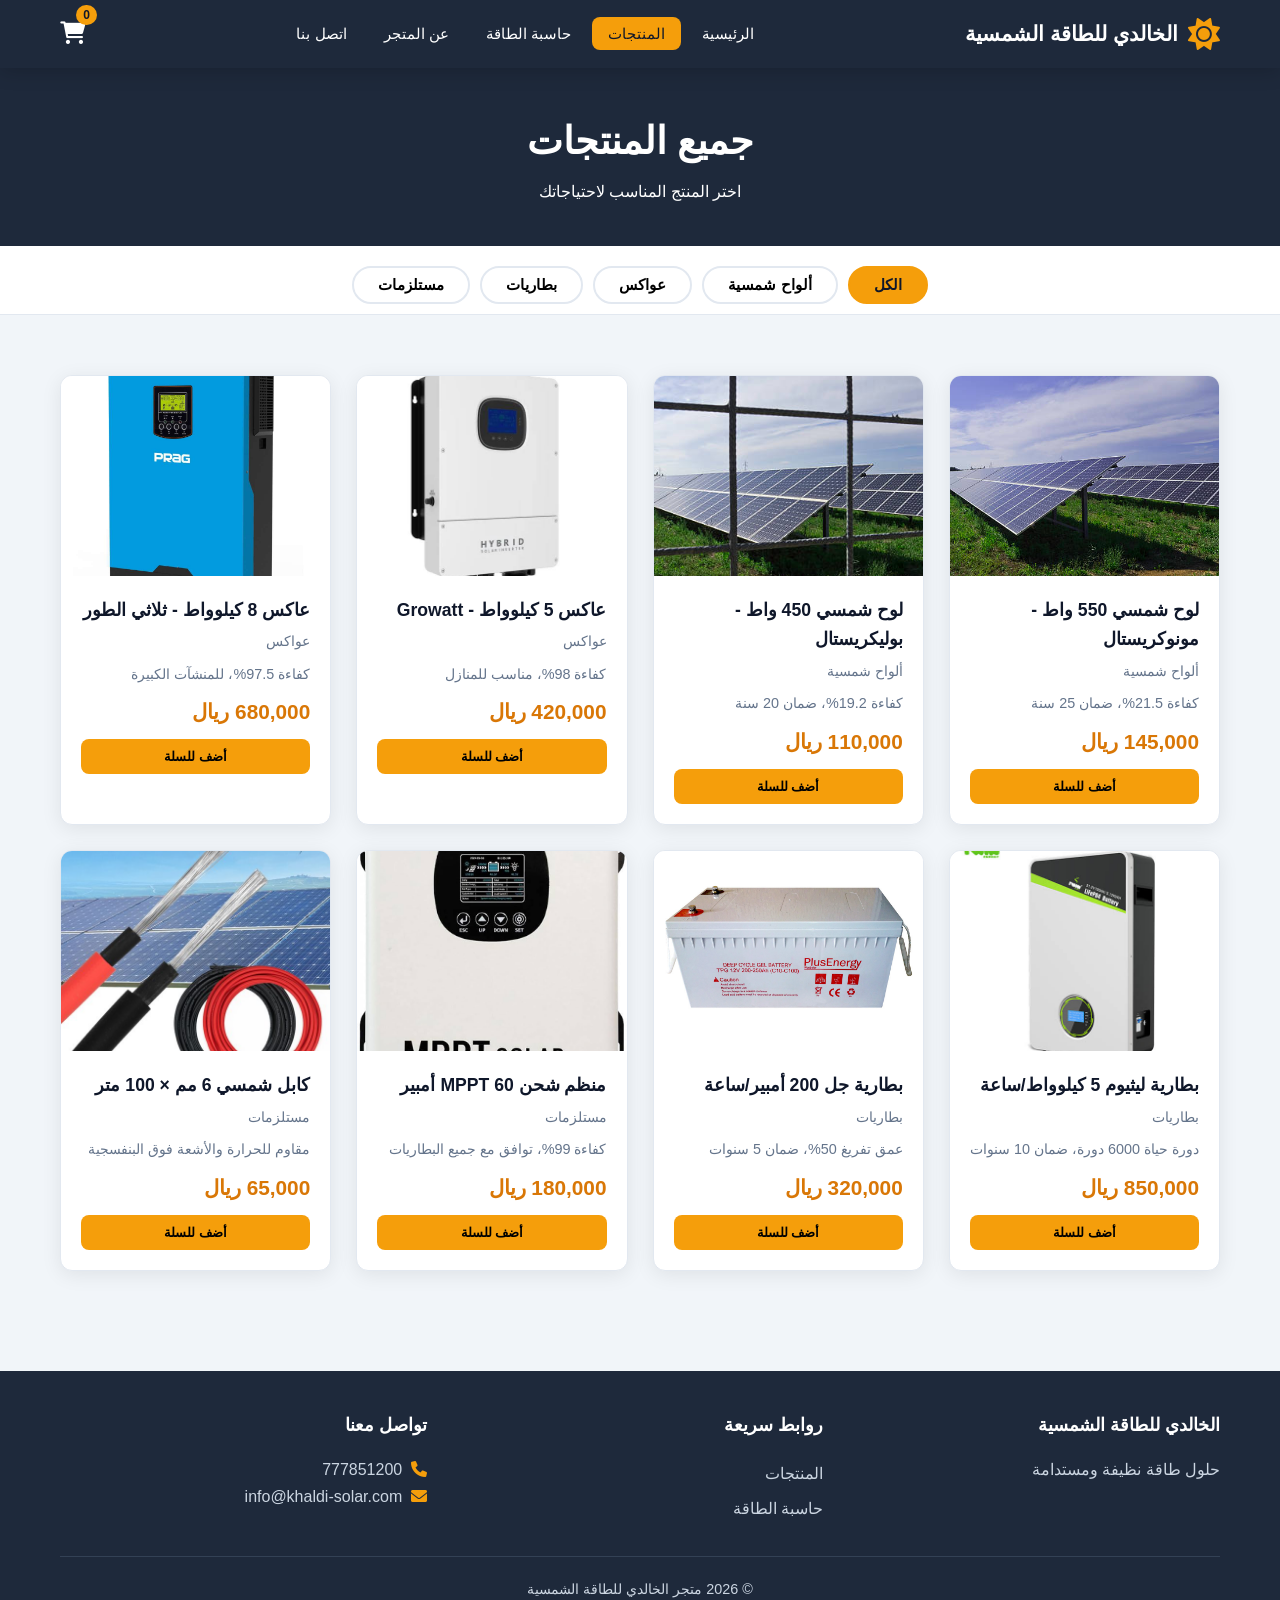
<file: products.html>
<!DOCTYPE html>
<html lang="ar" dir="rtl">
<head>
    <meta charset="UTF-8" />
    <meta name="viewport" content="width=device-width, initial-scale=1.0"/>
    <title>المنتجات - الخالدي للطاقة الشمسية</title>
    <link rel="stylesheet" href="css/style.css" />
    <link rel="stylesheet" href="https://cdnjs.cloudflare.com/ajax/libs/font-awesome/6.0.0-beta3/css/all.min.css" />
</head>
<body>

    <!-- ===== رأس الموقع ===== -->
    <header>
        <div class="container">
            <div class="logo">
                <i class="fas fa-sun"></i>
                <h1>الخالدي للطاقة الشمسية</h1>
            </div>
            <nav>
                <ul>
                    <li><a href="index.html">الرئيسية</a></li>
                    <li><a href="products.html" class="active">المنتجات</a></li>
                    <li><a href="calculator.html">حاسبة الطاقة</a></li>
                    <li><a href="about.html">عن المتجر</a></li>
                    <li><a href="contact.html">اتصل بنا</a></li>
                </ul>
            </nav>
            <div class="cart-icon">
                <i class="fas fa-shopping-cart"></i>
                <span class="cart-count">0</span>
            </div>
        </div>
    </header>

    <!-- ===== عنوان الصفحة ===== -->
    <section class="page-header">
        <div class="container">
            <h1>جميع المنتجات</h1>
            <p>اختر المنتج المناسب لاحتياجاتك</p>
        </div>
    </section>

    <!-- ===== فلتر المنتجات ===== -->
    <section class="filter-section">
        <div class="container">
            <div class="filter-options">
                <button class="filter-btn active" data-filter="all">الكل</button>
                <button class="filter-btn" data-filter="panels">ألواح شمسية</button>
                <button class="filter-btn" data-filter="inverters">عواكس</button>
                <button class="filter-btn" data-filter="batteries">بطاريات</button>
                <button class="filter-btn" data-filter="accessories">مستلزمات</button>
            </div>
        </div>
    </section>

    <!-- ===== قائمة المنتجات ===== -->
    <section class="products-page">
        <div class="container">
            <div class="products-grid" id="all-products-grid">
                <!-- يتم تحميلها بواسطة JavaScript -->
            </div>
        </div>
    </section>

    <!-- ===== تذييل الصفحة ===== -->
    <footer>
        <div class="container">
            <div class="footer-content">
                <div class="footer-section">
                    <h3>الخالدي للطاقة الشمسية</h3>
                    <p>حلول طاقة نظيفة ومستدامة</p>
                </div>
                <div class="footer-section">
                    <h3>روابط سريعة</h3>
                    <ul>
                        <li><a href="products.html">المنتجات</a></li>
                        <li><a href="calculator.html">حاسبة الطاقة</a></li>
                    </ul>
                </div>
                <div class="footer-section">
                    <h3>تواصل معنا</h3>
                    <p><i class="fas fa-phone"></i> 777851200</p>
                    <p><i class="fas fa-envelope"></i> info@khaldi-solar.com</p>
                </div>
            </div>
            <div class="footer-bottom">
                <p>&copy; 2026 متجر الخالدي للطاقة الشمسية</p>
            </div>
        </div>
    </footer>

    <script src="js/products.js"></script>
    <script src="js/main.js"></script>
</body>
</html>
</file>
<file: css/style.css>
/* ===== إعدادات عامة ===== */
* {
    margin: 0;
    padding: 0;
    box-sizing: border-box;
}

:root {
    --primary: #f59e0b;
    --primary-dark: #d97706;
    --secondary: #1e293b;
    --accent: #0ea5e9;
    --light: #f8fafc;
    --dark: #0f172a;
    --gray: #64748b;
    --shadow: 0 4px 20px rgba(0,0,0,0.08);
    --radius: 12px;
    --transition: 0.3s ease;
}

body {
    font-family: 'Segoe UI', Tahoma, Geneva, Verdana, sans-serif;
    background-color: #f1f5f9;
    color: var(--dark);
    line-height: 1.7;
}

.container {
    max-width: 1200px;
    margin: 0 auto;
    padding: 0 20px;
}

a {
    text-decoration: none;
    color: inherit;
}

ul {
    list-style: none;
}

/* ===== الأزرار ===== */
.btn-primary {
    display: inline-block;
    background: var(--primary);
    color: var(--dark);
    padding: 12px 32px;
    border-radius: 50px;
    font-weight: 700;
    border: none;
    cursor: pointer;
    transition: var(--transition);
    font-size: 1rem;
}

.btn-primary:hover {
    background: var(--primary-dark);
    transform: translateY(-2px);
    box-shadow: 0 8px 25px rgba(245, 158, 11, 0.4);
}

.btn-secondary {
    display: inline-block;
    background: transparent;
    color: white;
    padding: 12px 32px;
    border-radius: 50px;
    font-weight: 700;
    border: 2px solid white;
    cursor: pointer;
    transition: var(--transition);
}

.btn-secondary:hover {
    background: white;
    color: var(--dark);
}

.btn-large {
    padding: 16px 40px;
    font-size: 1.15rem;
    width: 100%;
}

/* ===== الهيدر ===== */
header {
    background: var(--secondary);
    color: white;
    padding: 15px 0;
    position: sticky;
    top: 0;
    z-index: 1000;
    box-shadow: 0 2px 20px rgba(0,0,0,0.2);
}

header .container {
    display: flex;
    justify-content: space-between;
    align-items: center;
    flex-wrap: wrap;
}

.logo {
    display: flex;
    align-items: center;
    gap: 10px;
}

.logo i {
    font-size: 2rem;
    color: var(--primary);
}

.logo h1 {
    font-size: 1.3rem;
    font-weight: 700;
}

nav ul {
    display: flex;
    gap: 5px;
}

nav ul li a {
    padding: 8px 16px;
    border-radius: 8px;
    transition: var(--transition);
    font-weight: 500;
    font-size: 0.95rem;
}

nav ul li a:hover,
nav ul li a.active {
    background: var(--primary);
    color: var(--dark);
}

.cart-icon {
    position: relative;
    font-size: 1.4rem;
    cursor: pointer;
}

.cart-count {
    position: absolute;
    top: -10px;
    right: -12px;
    background: var(--primary);
    color: var(--dark);
    border-radius: 50%;
    padding: 0 7px;
    font-size: 0.75rem;
    font-weight: 700;
}

/* ===== سلايدر الصور ===== */
.slider-section {
    width: 100%;
    margin: 0;
    padding: 0;
    background: var(--dark);
}

.slider-container {
    position: relative;
    max-width: 100%;
    overflow: hidden;
}

.slider-wrapper {
    display: flex;
    position: relative;
    height: 550px;
}

.slide {
    position: absolute;
    top: 0;
    left: 0;
    width: 100%;
    height: 100%;
    opacity: 0;
    transition: opacity 0.8s ease;
    visibility: hidden;
}

.slide.active {
    opacity: 1;
    visibility: visible;
}

.slide img {
    width: 100%;
    height: 100%;
    object-fit: cover;
    filter: brightness(0.6);
}

.slide-content {
    position: absolute;
    top: 50%;
    left: 50%;
    transform: translate(-50%, -50%);
    text-align: center;
    color: white;
    padding: 0 20px;
    width: 80%;
}

.slide-content h2 {
    font-size: 3rem;
    font-weight: 800;
    margin-bottom: 15px;
    text-shadow: 0 4px 20px rgba(0,0,0,0.5);
}

.slide-content p {
    font-size: 1.3rem;
    margin-bottom: 25px;
    text-shadow: 0 2px 10px rgba(0,0,0,0.5);
}

.slide-content .btn-primary {
    font-size: 1.1rem;
}

/* أزرار السلايدر */
.slider-btn {
    position: absolute;
    top: 50%;
    transform: translateY(-50%);
    background: rgba(255,255,255,0.2);
    color: white;
    border: none;
    padding: 16px 22px;
    font-size: 2rem;
    cursor: pointer;
    border-radius: 50%;
    transition: 0.3s;
    backdrop-filter: blur(5px);
    z-index: 10;
}

.slider-btn:hover {
    background: rgba(255,255,255,0.4);
}

.prev {
    left: 20px;
}
.next {
    right: 20px;
}

/* نقاط التنقل */
.slider-dots {
    position: absolute;
    bottom: 20px;
    left: 50%;
    transform: translateX(-50%);
    display: flex;
    gap: 12px;
    z-index: 10;
}

.dot {
    width: 14px;
    height: 14px;
    border-radius: 50%;
    background: rgba(255,255,255,0.4);
    cursor: pointer;
    transition: 0.3s;
}

.dot.active {
    background: var(--primary);
    transform: scale(1.3);
}

/* ===== المميزات ===== */
.features {
    padding: 60px 0;
    background: white;
}

.features h2 {
    text-align: center;
    font-size: 2.2rem;
    margin-bottom: 40px;
}

.features-grid {
    display: grid;
    grid-template-columns: repeat(auto-fit, minmax(220px, 1fr));
    gap: 30px;
}

.feature-card {
    text-align: center;
    padding: 30px 20px;
    border-radius: var(--radius);
    background: var(--light);
    transition: var(--transition);
    border: 1px solid #e2e8f0;
}

.feature-card:hover {
    transform: translateY(-8px);
    box-shadow: var(--shadow);
}

.feature-card i {
    font-size: 2.8rem;
    color: var(--primary);
    margin-bottom: 15px;
}

.feature-card h3 {
    font-size: 1.2rem;
    margin-bottom: 8px;
}

/* ===== المنتجات ===== */
.featured-products,
.products-page {
    padding: 60px 0;
}

.featured-products h2,
.products-page h2 {
    text-align: center;
    font-size: 2.2rem;
    margin-bottom: 40px;
}

.products-grid {
    display: grid;
    grid-template-columns: repeat(auto-fill, minmax(250px, 1fr));
    gap: 25px;
}

.product-card {
    background: white;
    border-radius: var(--radius);
    overflow: hidden;
    box-shadow: var(--shadow);
    transition: var(--transition);
    border: 1px solid #e2e8f0;
}

.product-card:hover {
    transform: translateY(-6px);
    box-shadow: 0 10px 40px rgba(0,0,0,0.12);
}

.product-card .product-image {
    height: 200px;
    background: #e2e8f0;
    display: flex;
    align-items: center;
    justify-content: center;
    font-size: 4rem;
    color: var(--gray);
}

.product-card .product-image img {
    width: 100%;
    height: 100%;
    object-fit: cover;
}

.product-card .product-info {
    padding: 20px;
}

.product-card .product-info h3 {
    font-size: 1.1rem;
    margin-bottom: 5px;
}

.product-card .product-info .category {
    font-size: 0.85rem;
    color: var(--gray);
    margin-bottom: 8px;
}

.product-card .product-info .price {
    font-size: 1.3rem;
    font-weight: 700;
    color: var(--primary-dark);
}

.product-card .product-info .specs {
    font-size: 0.9rem;
    color: var(--gray);
    margin: 8px 0;
}

.product-card .product-info .add-to-cart {
    width: 100%;
    padding: 10px;
    background: var(--primary);
    border: none;
    border-radius: 8px;
    font-weight: 700;
    cursor: pointer;
    transition: var(--transition);
    margin-top: 10px;
}

.product-card .product-info .add-to-cart:hover {
    background: var(--primary-dark);
}

.center-btn {
    text-align: center;
    margin-top: 40px;
}

/* ===== الحاسبة السريعة ===== */
.quick-calc {
    background: linear-gradient(135deg, var(--secondary), #0f172a);
    color: white;
    padding: 60px 0;
    text-align: center;
}

.quick-calc h2 {
    font-size: 2.2rem;
    margin-bottom: 15px;
}

.quick-calc p {
    font-size: 1.1rem;
    margin-bottom: 25px;
    color: #cbd5e1;
}

/* ===== الفلتر ===== */
.filter-section {
    padding: 20px 0 10px;
    background: white;
    border-bottom: 1px solid #e2e8f0;
}

.filter-options {
    display: flex;
    flex-wrap: wrap;
    gap: 10px;
    justify-content: center;
}

.filter-btn {
    padding: 8px 24px;
    border: 2px solid #e2e8f0;
    border-radius: 50px;
    background: transparent;
    cursor: pointer;
    font-weight: 600;
    transition: var(--transition);
    font-size: 0.95rem;
}

.filter-btn:hover,
.filter-btn.active {
    background: var(--primary);
    border-color: var(--primary);
    color: var(--dark);
}

/* ===== الحاسبة ===== */
.calculator-section {
    padding: 60px 0;
}

.calc-wrapper {
    display: grid;
    grid-template-columns: 1fr 1fr;
    gap: 40px;
    background: white;
    border-radius: var(--radius);
    padding: 40px;
    box-shadow: var(--shadow);
}

.calc-inputs h2,
.calc-results h2 {
    font-size: 1.6rem;
    margin-bottom: 25px;
}

.input-group {
    margin-bottom: 20px;
}

.input-group label {
    display: block;
    font-weight: 600;
    margin-bottom: 5px;
    font-size: 0.95rem;
}

.input-group input,
.input-group select {
    width: 100%;
    padding: 12px 16px;
    border: 2px solid #e2e8f0;
    border-radius: 8px;
    font-size: 1rem;
    transition: var(--transition);
}

.input-group input:focus,
.input-group select:focus {
    border-color: var(--primary);
    outline: none;
}

.load-item {
    display: flex;
    justify-content: space-between;
    align-items: center;
    padding: 8px 0;
    border-bottom: 1px solid #f1f5f9;
}

.load-item input {
    width: 70px;
    padding: 6px 10px;
    border: 2px solid #e2e8f0;
    border-radius: 6px;
    text-align: center;
}

#calc-load-btn {
    margin-top: 15px;
}

/* ===== النتائج ===== */
.result-card {
    background: var(--light);
    border-radius: var(--radius);
    padding: 20px;
}

.result-item {
    display: flex;
    align-items: center;
    gap: 15px;
    padding: 12px 0;
    border-bottom: 1px solid #e2e8f0;
}

.result-item:last-child {
    border-bottom: none;
}

.result-item i {
    font-size: 1.8rem;
    width: 40px;
    color: var(--primary);
}

.result-item h4 {
    font-size: 0.9rem;
    color: var(--gray);
}

.result-item p {
    font-size: 1.15rem;
    font-weight: 700;
}

.result-details {
    margin-top: 25px;
    padding: 20px;
    background: #f8fafc;
    border-radius: var(--radius);
    border: 1px solid #e2e8f0;
}

.result-details h3 {
    margin-bottom: 12px;
}

#details-content {
    font-size: 0.95rem;
    line-height: 1.8;
}

#details-content ul {
    list-style: disc;
    padding-right: 20px;
    margin: 8px 0;
}

/* ===== صفحة عن المتجر ===== */
.about-content {
    padding: 60px 0;
}

.about-grid {
    display: grid;
    grid-template-columns: 2fr 1fr;
    gap: 40px;
}

.about-text h2 {
    font-size: 2rem;
    margin-bottom: 20px;
}

.about-text p {
    margin-bottom: 15px;
    color: #334155;
}

.about-text h3 {
    margin-top: 20px;
    font-size: 1.3rem;
    color: var(--primary-dark);
}

.about-stats {
    display: grid;
    grid-template-columns: 1fr 1fr;
    gap: 20px;
}

.stat-card {
    background: white;
    padding: 25px;
    border-radius: var(--radius);
    text-align: center;
    box-shadow: var(--shadow);
    border: 1px solid #e2e8f0;
}

.stat-card i {
    font-size: 2.5rem;
    color: var(--primary);
}

.stat-number {
    display: block;
    font-size: 2.2rem;
    font-weight: 800;
    color: var(--dark);
}

/* ===== صفحة الاتصال ===== */
.contact-section {
    padding: 60px 0;
}

.contact-grid {
    display: grid;
    grid-template-columns: 1fr 1fr;
    gap: 40px;
}

.contact-form {
    background: white;
    padding: 35px;
    border-radius: var(--radius);
    box-shadow: var(--shadow);
}

.contact-form h2 {
    font-size: 1.6rem;
    margin-bottom: 25px;
}

.form-group {
    margin-bottom: 18px;
}

.form-group label {
    display: block;
    font-weight: 600;
    margin-bottom: 5px;
}

.form-group input,
.form-group select,
.form-group textarea {
    width: 100%;
    padding: 12px 16px;
    border: 2px solid #e2e8f0;
    border-radius: 8px;
    font-size: 1rem;
    font-family: inherit;
    transition: var(--transition);
}

.form-group input:focus,
.form-group select:focus,
.form-group textarea:focus {
    border-color: var(--primary);
    outline: none;
}

.contact-info {
    background: white;
    padding: 35px;
    border-radius: var(--radius);
    box-shadow: var(--shadow);
}

.contact-info h2 {
    font-size: 1.6rem;
    margin-bottom: 25px;
}

.info-item {
    display: flex;
    align-items: flex-start;
    gap: 15px;
    padding: 12px 0;
    border-bottom: 1px solid #f1f5f9;
}

.info-item i {
    font-size: 1.4rem;
    color: var(--primary);
    width: 30px;
    margin-top: 4px;
}

.info-item h4 {
    font-size: 0.95rem;
    color: var(--gray);
}

.social-links {
    display: flex;
    gap: 15px;
    margin-top: 25px;
}

.social-links a {
    display: flex;
    align-items: center;
    justify-content: center;
    width: 45px;
    height: 45px;
    border-radius: 50%;
    background: var(--light);
    font-size: 1.3rem;
    transition: var(--transition);
    border: 1px solid #e2e8f0;
}

.social-links a:hover {
    background: var(--primary);
    color: white;
    border-color: var(--primary);
}

/* ===== صفحة الهيدر الداخلي ===== */
.page-header {
    background: var(--secondary);
    color: white;
    padding: 40px 0;
    text-align: center;
}

.page-header h1 {
    font-size: 2.4rem;
    margin-bottom: 5px;
}

/* ===== الفوتر ===== */
footer {
    background: var(--secondary);
    color: #cbd5e1;
    padding: 40px 0 20px;
    margin-top: 40px;
}

.footer-content {
    display: grid;
    grid-template-columns: repeat(auto-fit, minmax(200px, 1fr));
    gap: 30px;
    margin-bottom: 30px;
}

.footer-section h3 {
    color: white;
    margin-bottom: 15px;
    font-size: 1.1rem;
}

.footer-section ul li {
    padding: 4px 0;
}

.footer-section ul li a:hover {
    color: var(--primary);
}

.footer-section p i {
    width: 20px;
    color: var(--primary);
}

.footer-bottom {
    text-align: center;
    padding-top: 20px;
    border-top: 1px solid #334155;
    font-size: 0.9rem;
}

/* ===== استجابة ===== */
@media (max-width: 992px) {
    .calc-wrapper {
        grid-template-columns: 1fr;
    }
    .about-grid {
        grid-template-columns: 1fr;
    }
    .contact-grid {
        grid-template-columns: 1fr;
    }
    .slider-wrapper {
        height: 400px;
    }
    .slide-content h2 {
        font-size: 2.2rem;
    }
}

@media (max-width: 768px) {
    header .container {
        flex-direction: column;
        gap: 15px;
    }
    nav ul {
        flex-wrap: wrap;
        justify-content: center;
    }
    nav ul li a {
        padding: 6px 12px;
        font-size: 0.85rem;
    }
    .slider-wrapper {
        height: 300px;
    }
    .slide-content h2 {
        font-size: 1.6rem;
    }
    .slide-content p {
        font-size: 1rem;
    }
    .slider-btn {
        padding: 10px 14px;
        font-size: 1.2rem;
    }
    .prev { left: 10px; }
    .next { right: 10px; }
    .products-grid {
        grid-template-columns: repeat(auto-fill, minmax(180px, 1fr));
    }
    .filter-options {
        gap: 5px;
    }
    .filter-btn {
        padding: 6px 14px;
        font-size: 0.85rem;
    }
    .calc-wrapper {
        padding: 20px;
    }
    .about-stats {
        grid-template-columns: 1fr 1fr;
    }
    .features-grid {
        grid-template-columns: 1fr 1fr;
    }
}

@media (max-width: 480px) {
    .slider-wrapper {
        height: 220px;
    }
    .slide-content h2 {
        font-size: 1.2rem;
    }
    .slide-content p {
        font-size: 0.8rem;
        margin-bottom: 12px;
    }
    .slide-content .btn-primary {
        padding: 8px 20px;
        font-size: 0.8rem;
    }
    .slider-btn {
        padding: 6px 10px;
        font-size: 0.9rem;
    }
    .dot {
        width: 10px;
        height: 10px;
    }
    .products-grid {
        grid-template-columns: 1fr;
    }
    .result-item {
        flex-direction: column;
        text-align: center;
    }
    .result-item i {
        width: auto;
    }
    .features-grid {
        grid-template-columns: 1fr;
    }
    .about-stats {
        grid-template-columns: 1fr;
    }
}
</file>
